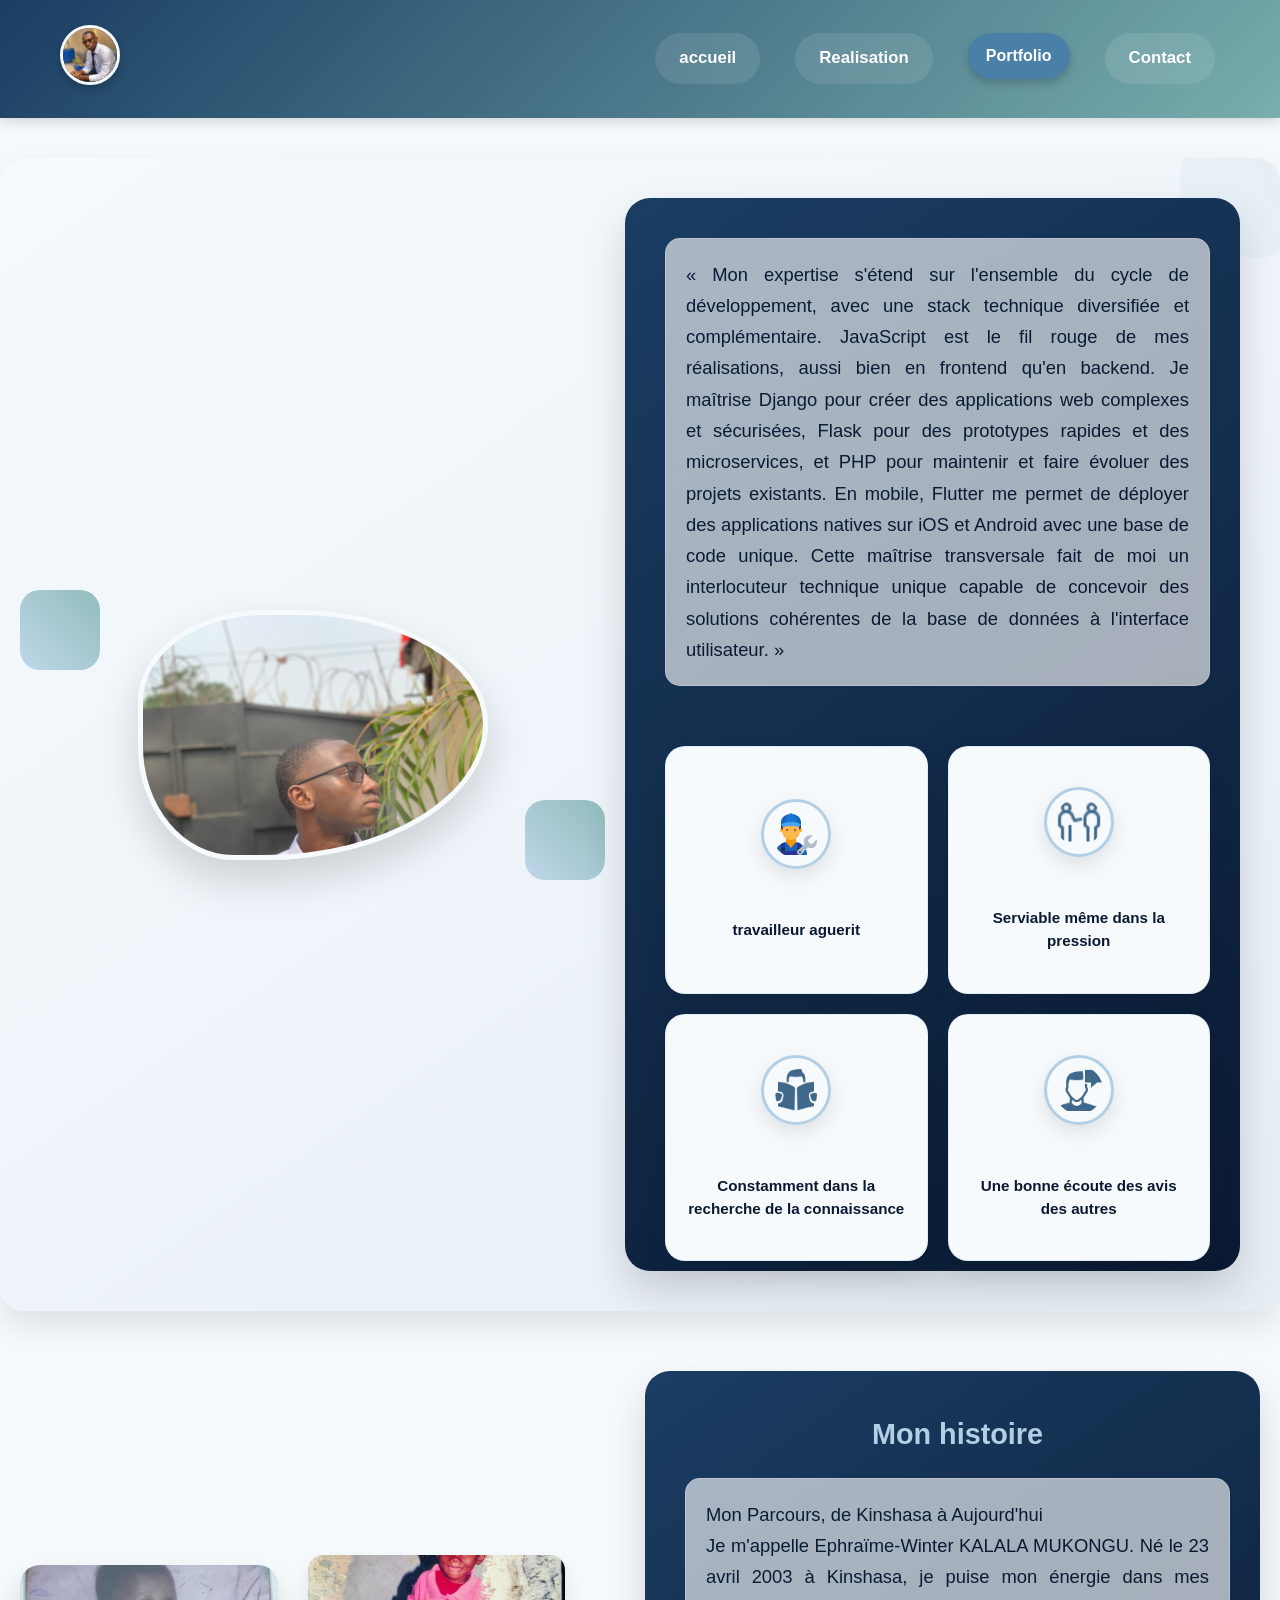
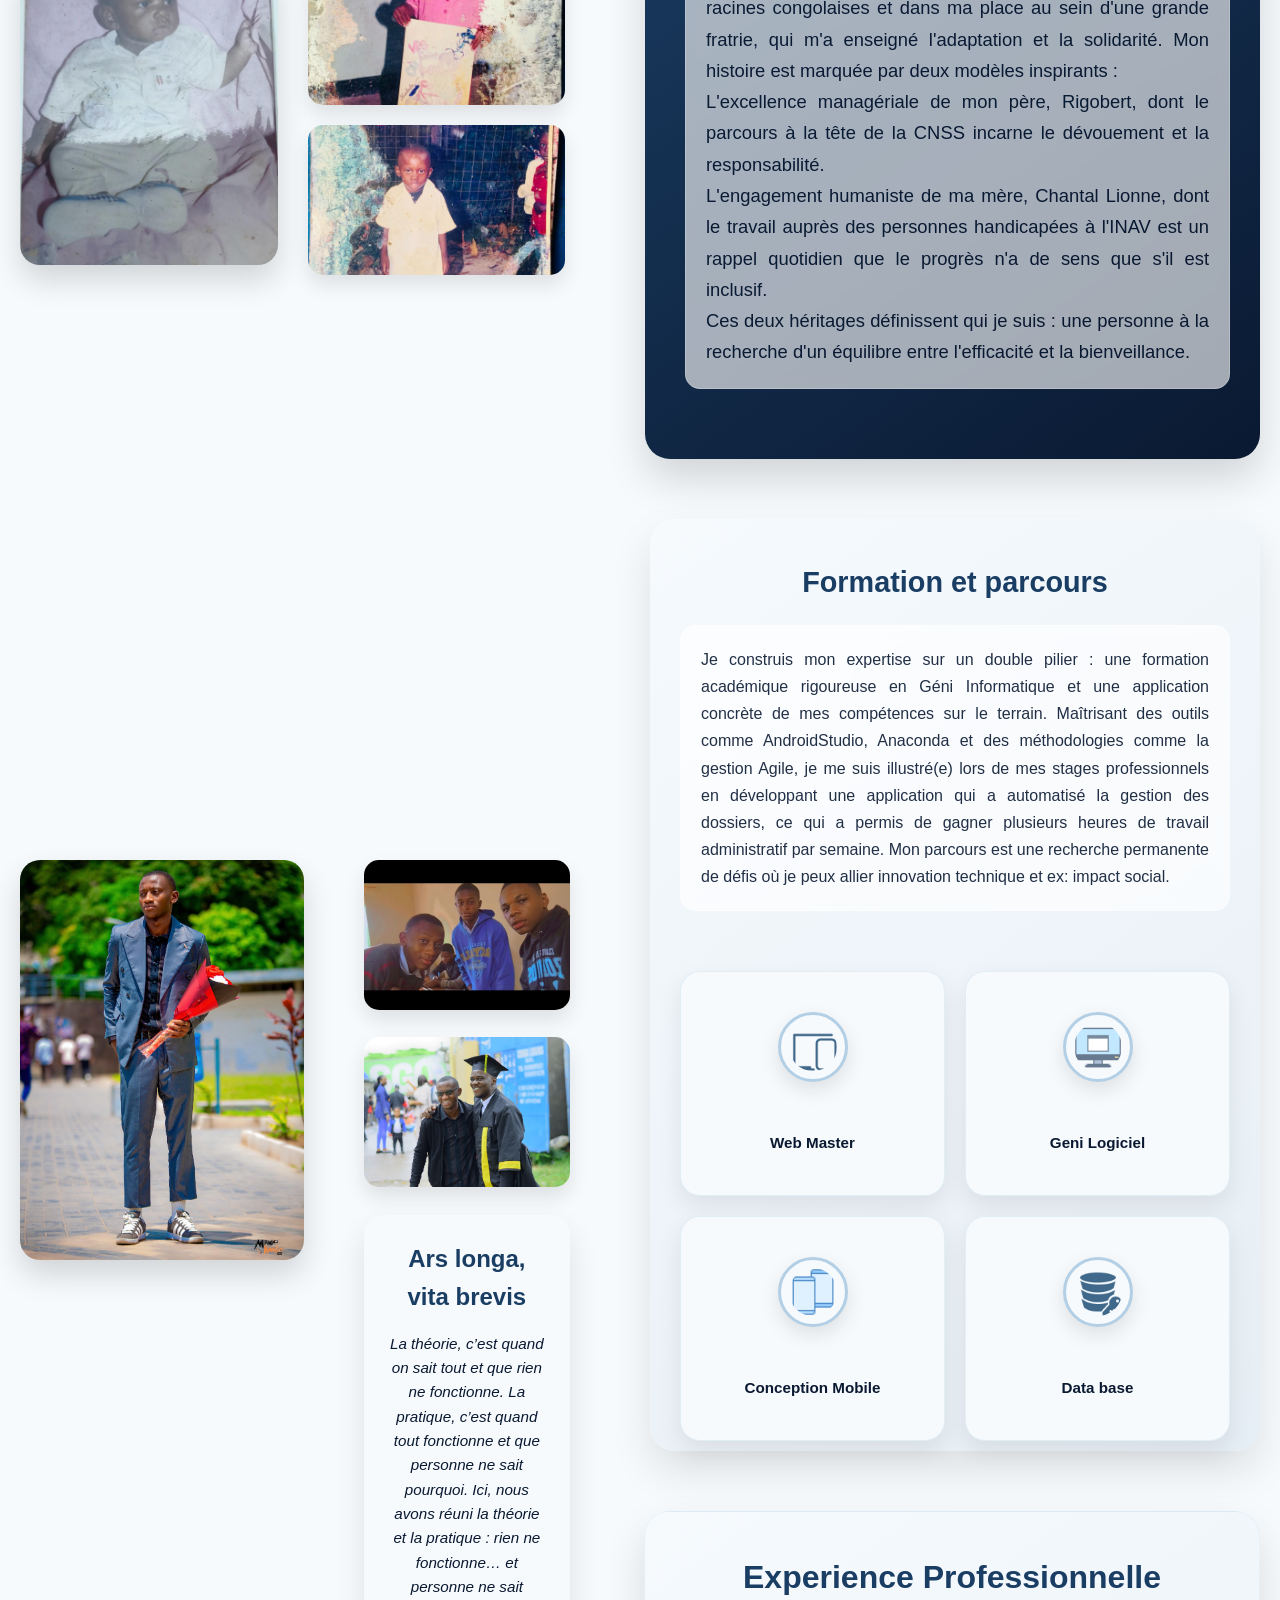
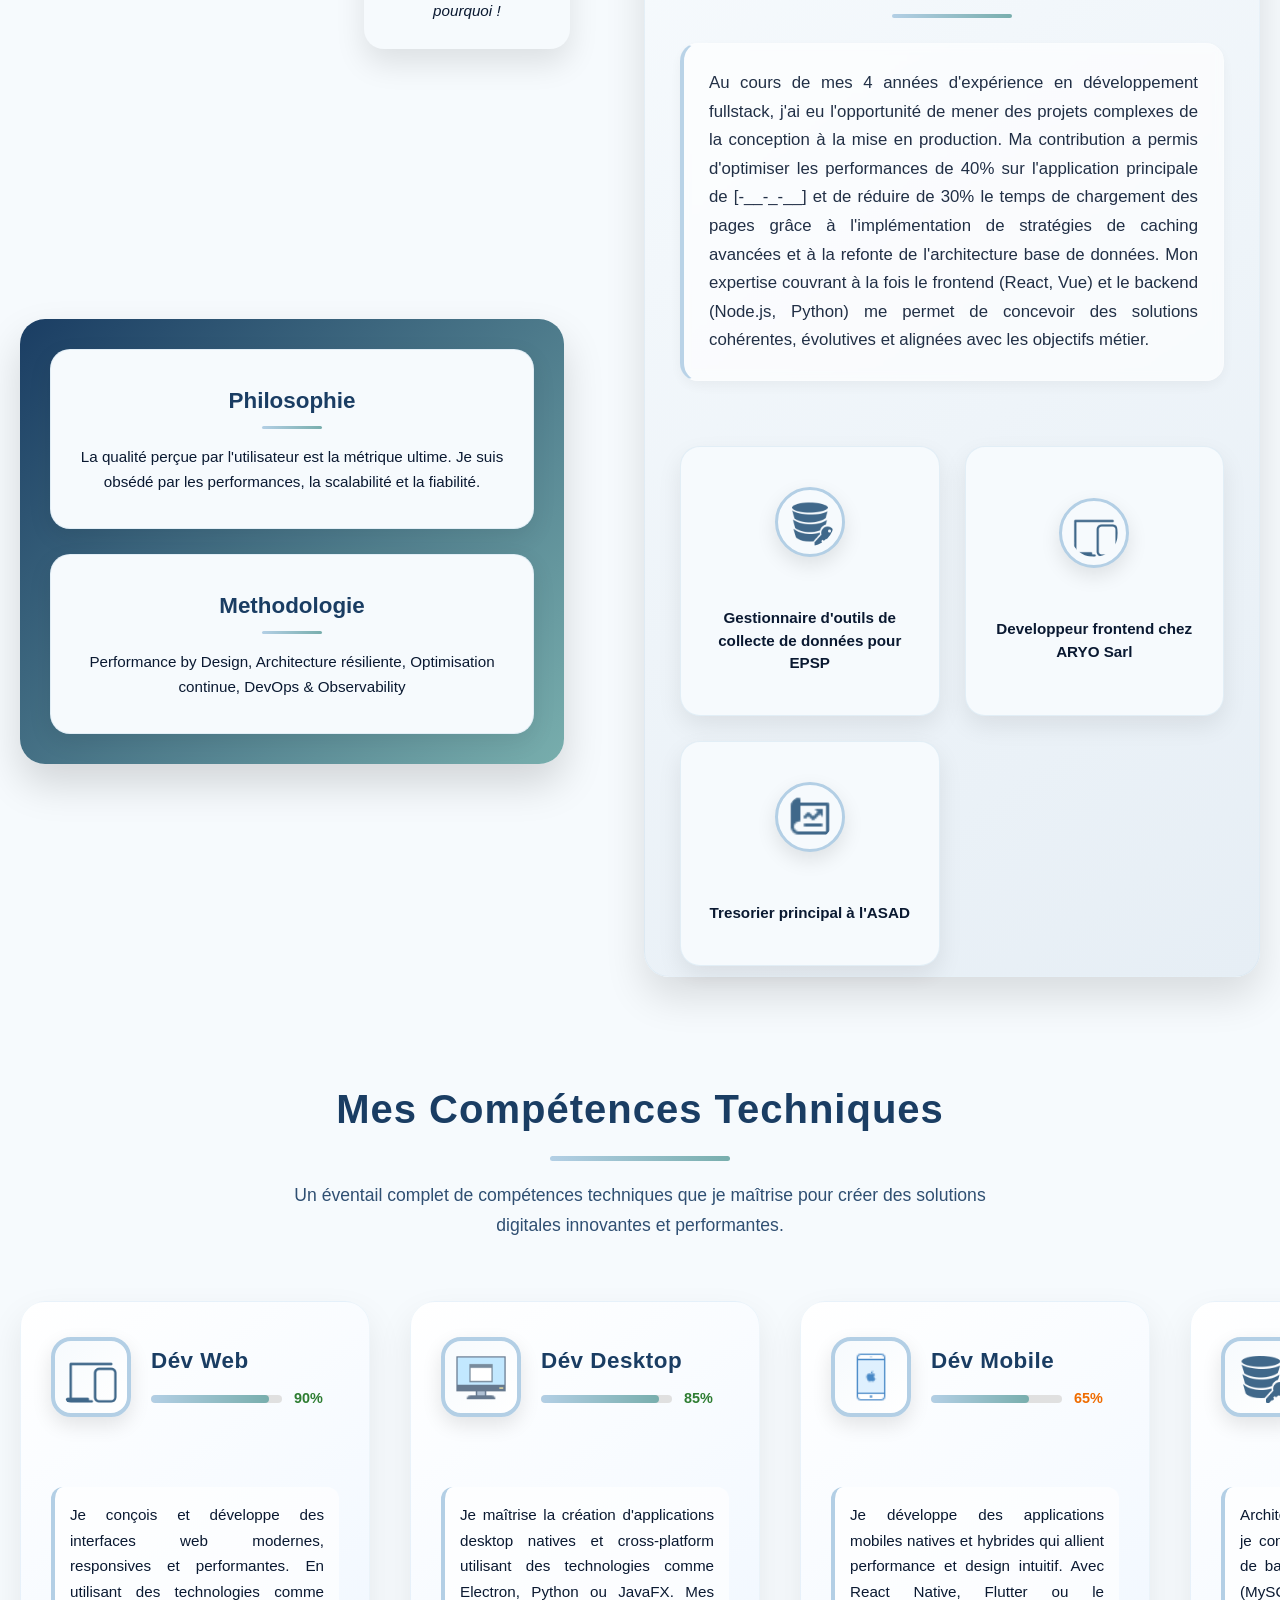
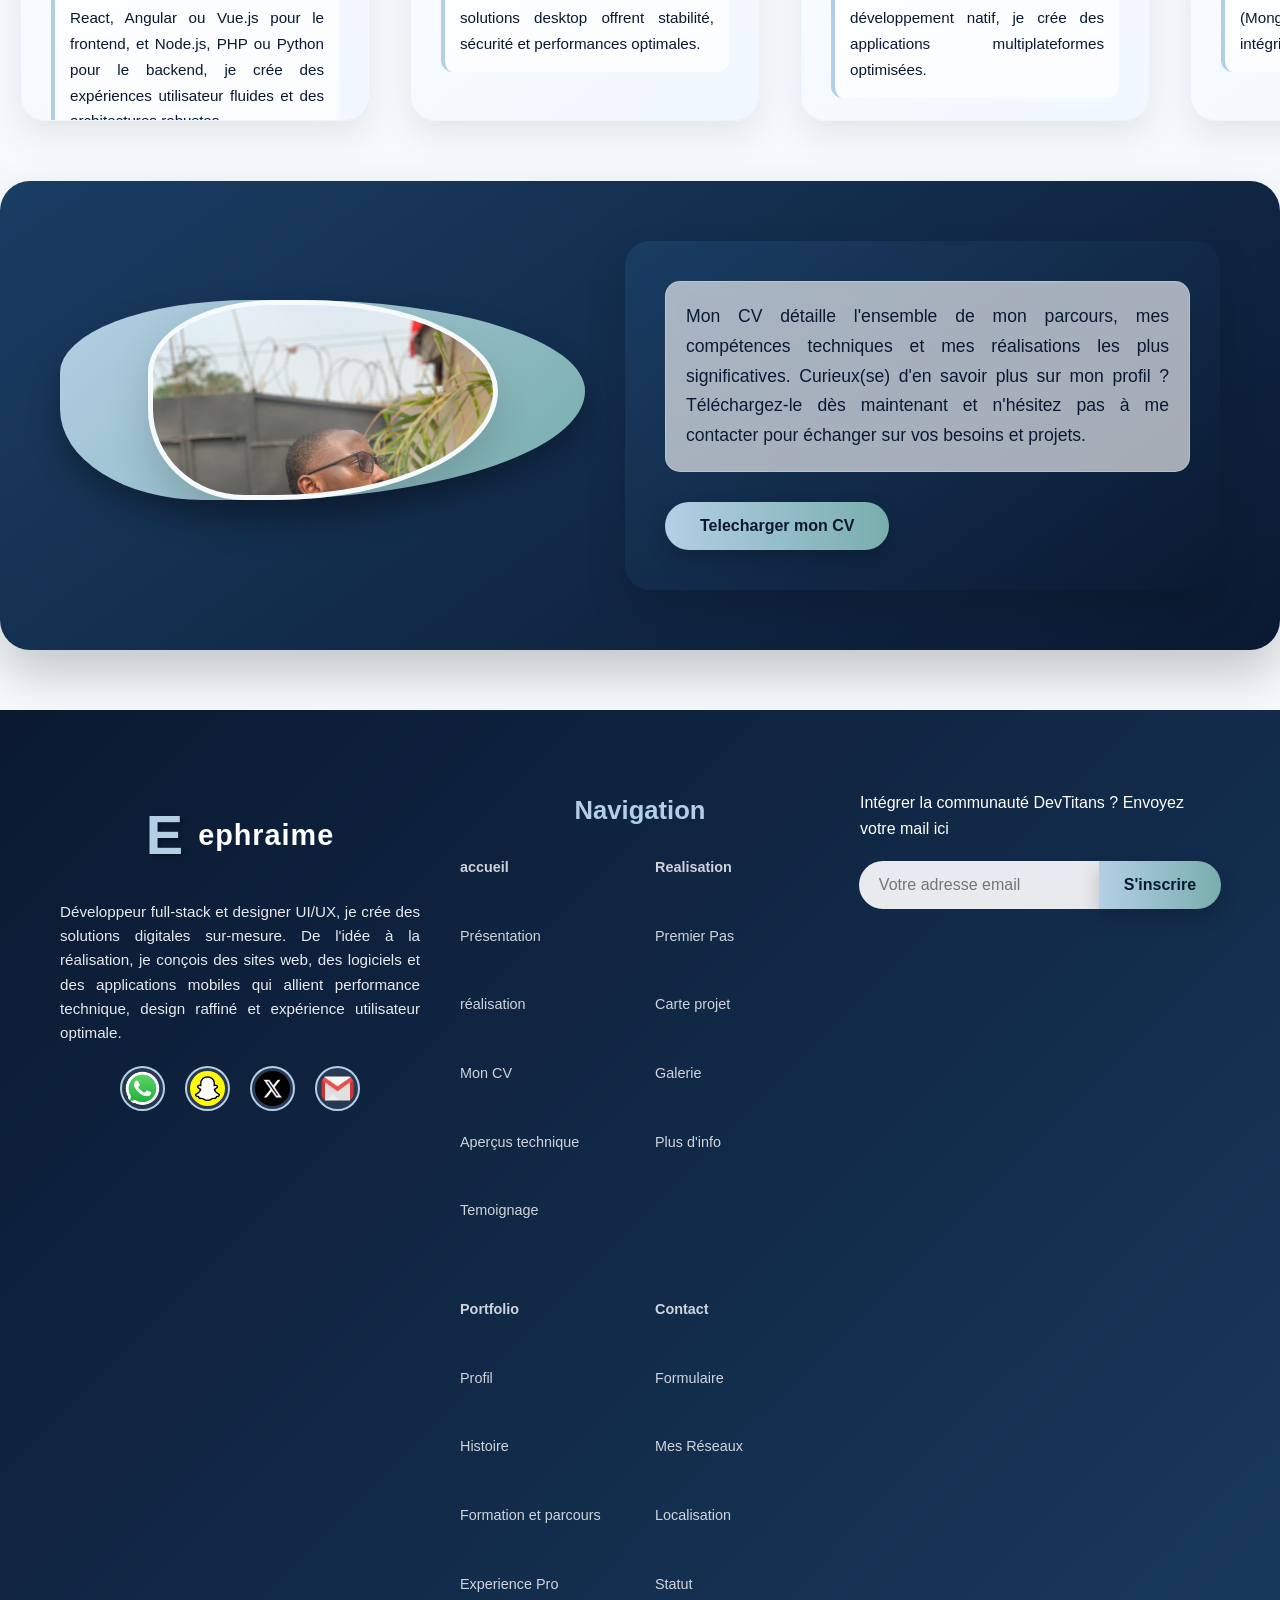
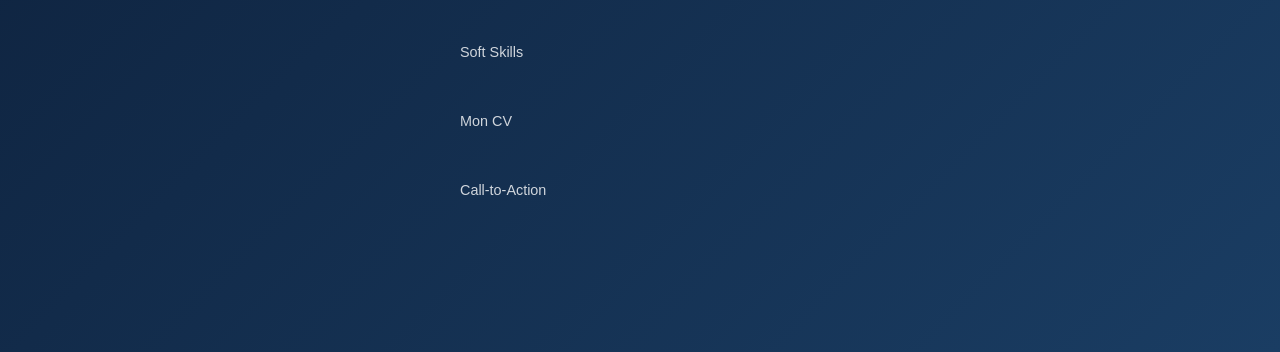
<file: portfolio.html>
<!DOCTYPE html>
<html lang="en">
<head>
    <meta charset="UTF-8">
    <meta name="viewport" content="width=device-width, initial-scale=1.0">
    <link rel="stylesheet" href="portfolio.css">
    <title> ephraime-winter kalala portfolio --  Onglet portfolio </title> 
</head>
<body> 

<!-- barre de navigation  --> 
    <div class="nav">
            <div class="mini-icon">
                <img src="image/logo/Alpha.jpeg" alt=""> 
            </div>
            <div class="nav-bar">
                <div class="section "> 
                    <ul class="focus"> <a href="index.html"> accueil </a>  
                    </ul>
                </div>
                <div class="section"> 
                    <ul>  <a href="project.html"> Realisation  </a>  
                    </ul>
                </div>

                <div class="section"> 
                    <ul>   Portfolio 
                       
                    </ul>
                </div>

                <div class="section"> 
                    <ul> <a href="contact.html">  Contact </a> 
                    </ul>
                </div>
            </div>
    </div>


<!-- Profil -->
    <div class="boite1" id="profil">
        <div class="b1">
            <div class="phane1 f1"></div>
            <div class="photo">
                
            </div>
            <div class="phane2 f1"></div> 
        </div>
        <div class="b2"> 
            <legend>
                « Mon expertise s'étend sur l'ensemble du cycle de développement, avec une stack technique diversifiée
                 et complémentaire. JavaScript est le fil rouge de mes réalisations, aussi bien en frontend qu'en backend.
                  Je maîtrise Django pour créer des applications web complexes et sécurisées, Flask pour des prototypes rapides
                   et des microservices, et PHP pour maintenir et faire évoluer des projets existants. En mobile, Flutter me permet
                    de déployer des applications natives sur iOS et Android avec une base de code unique. Cette maîtrise transversale
                     fait de moi un interlocuteur technique unique capable de concevoir des solutions cohérentes de la base de données à l'interface utilisateur. »
            </legend> 
            <div class="liste">
                <div class="quant">
                    <img src="image/icons/mechanic_48px.png" alt="">
                    <p> travailleur aguerit </p>
                </div>
                <div class="quant">
                    <img src="image/icons/he_32px.png" alt="">
                    <p> Serviable même dans la pression </p>
                </div>
                <div class="quant">
                    <img src="image/icons/Reading_64px.png" alt="">
                    <p> Constamment dans la recherche de la connaissance </p>
                </div>
                <div class="quant">
                    <img src="image/icons/Communicate_64px.png" alt="">  
                    <p> Une bonne écoute des avis des autres </p> 
                </div>
            </div>
        </div>     
    </div>

<!-- Histoire -->
    <div class="boite2" id="histoire">
        <div class="b1">
            <img class="img1" src="image/logo/wint_a.jpeg" alt="">
            <div class="b11">
                <img class="img2" src="image/logo/wint_b.jpeg" alt="">
                <img class="img2" src="image/logo/wint_c.jpeg" alt="">  
            </div>
        </div>
        <div class="b2">
            <h2> Mon histoire </h2> 
            <legend>
               Mon Parcours, de Kinshasa à Aujourd'hui <br>

                Je m'appelle Ephraïme-Winter KALALA MUKONGU. Né le 23 avril 2003 à Kinshasa, je puise mon énergie dans mes racines congolaises
                 et dans ma place au sein d'une grande fratrie, qui m'a enseigné l'adaptation et la solidarité.

                Mon histoire est marquée par deux modèles inspirants : <br>

                L'excellence managériale de mon père, Rigobert, dont le parcours à la tête de la CNSS incarne le dévouement et la responsabilité. <br>

                L'engagement humaniste de ma mère, Chantal Lionne, dont le travail auprès des personnes handicapées à l'INAV est un rappel quotidien que le progrès n'a de sens que s'il est inclusif. <br>

                Ces deux héritages définissent qui je suis : une personne à la recherche d'un équilibre entre l'efficacité et la bienveillance. 
                

            </legend>
            
        </div>
    </div>

<!-- Formation et parcours -->
    <div class="boite3" id="parcours"> 
        <div class="b1">
            <img class="image0" src="image/logo/wint_1.jpeg" alt="">
            <div class="bt3">
                <div class="b11">
                    <div class="image1"> <img src="image/logo/wint_3.jpeg" alt=""> </div> 
                    <div class="image2"> <img src="image/logo/wint_4.jpeg" alt=""></div> 
                </div>
                <div class="text">
                    <h2> Ars longa, vita brevis </h2> 
                    <legend>
                        La théorie, c’est quand on sait tout et que rien ne fonctionne. 
                        La pratique, c’est quand tout fonctionne et que personne ne sait pourquoi.
                            Ici, nous avons réuni la théorie et la pratique : rien ne fonctionne… et 
                            personne ne sait pourquoi !
                    </legend> 
                </div> 
            </div>  
        </div>
        <div class="b2">
            <h2> Formation et parcours </h2>
            <legend>
                Je construis mon expertise sur un double pilier : une formation académique rigoureuse en Géni Informatique et une application concrète de mes compétences sur le terrain.
                Maîtrisant des outils comme AndroidStudio, Anaconda et des méthodologies comme la gestion Agile, je me suis illustré(e) lors de mes stages professionnels en
                 développant une application qui a automatisé la gestion des dossiers, ce qui a permis de gagner plusieurs heures de travail administratif par semaine. 
                Mon parcours est une recherche permanente de défis où je peux allier innovation technique et ex: impact social.
            </legend>
            <div class="liste">
                <div class="quant">
                    <img src="image/icons/web.png" alt=""> 
                    <p> Web Master </p>
                </div>
                <div class="quant">
                    <img src="image/icons/Desktop.png" alt="">
                    <p> Geni Logiciel </p>
                </div>
                <div class="quant">
                    <img src="image/icons/mobile_40px.png" alt="">
                    <p> Conception Mobile </p>
                </div>
                <div class="quant">
                    <img src="image/icons/Data.png" alt="">  
                    <p> Data base </p> 
                </div>
            </div>
        </div>
    </div>


<!-- Experience Pro -->
    <div class="boite4" id="experience_p">
        <div class="b1">
            <div class="bt1">
                <div class="bt11 on">
                    <h2> Philosophie </h2>
                    <legend>
                        La qualité perçue par l'utilisateur est la métrique ultime. 
                        Je suis obsédé par les performances, la scalabilité et la fiabilité.
                    </legend> 
                </div>
                <div class="bt12 on">
                    <h2> Methodologie </h2> 
                    <legend>
                        Performance by Design, Architecture résiliente, Optimisation continue, DevOps & Observability
                    </legend>
                </div>
            </div>

        </div>
        <div class="b2">
            <h2>
                Experience Professionnelle
            </h2>
            <legend>
                Au cours de mes 4 années d'expérience en développement fullstack, j'ai eu l'opportunité de mener des projets complexes de la conception à la mise en production.
                 Ma contribution a permis d'optimiser les performances de 40% sur l'application principale de [-__-_-__] et de réduire de 30% le temps de chargement 
                 des pages grâce à l'implémentation de stratégies de caching avancées et à la refonte de l'architecture base de données. Mon expertise couvrant à la fois le frontend (React, Vue)
                  et le backend (Node.js, Python) me permet de concevoir des solutions cohérentes, évolutives et alignées avec les objectifs métier.
            </legend>
            <div class="liste">
                <div class="quant">
                    <img src="image/icons/Data.png" alt="">
                    <p> Gestionnaire d'outils de collecte de données pour EPSP </p> 
                </div>
                <div class="quant">
                    <img src="image/icons/web.png" alt="">
                    <p> Developpeur frontend chez ARYO Sarl </p>
                </div>
                <div class="quant">
                    <img src="image/icons/Compte.png" alt=""> 
                    <p> Tresorier principal à l'ASAD </p>
                </div> 
            </div>
        </div>
    </div>

<!-- Soft Skills - Version arrangée -->
<div class="boite5" id="soft skills">
    <div class="title">
        <h2>Mes Compétences Techniques</h2>
        <p style="color: var(--secondary-color); font-size: 1.1rem; max-width: 700px; margin: 0 auto;">
            Un éventail complet de compétences techniques que je maîtrise pour créer des solutions digitales innovantes et performantes.
        </p>
    </div>
    <div class="b1"> 
        <!-- Web Development -->
        <div class="b11 skill-advanced">
            <div class="skill-header">
                <img src="image/icons/web.png" alt="Développement Web">
                <div class="skill-title">
                    <h3>Dév Web</h3>
                    <div class="skill-level">
                        <div class="skill-level-bar">
                            <div class="skill-level-fill"></div>
                        </div>
                        <span class="skill-percentage">90%</span>
                    </div>
                </div>
            </div>
            <legend>
                Je conçois et développe des interfaces web modernes, responsives et performantes. 
                En utilisant des technologies comme React, Angular ou Vue.js pour le frontend, 
                et Node.js, PHP ou Python pour le backend, je crée des expériences utilisateur 
                fluides et des architectures robustes.
            </legend>
            <div class="skill-tags">
                <span class="skill-tag">HTML/CSS</span>
                <span class="skill-tag">JavaScript</span> 
                <span class="skill-tag">Django</span>
                <span class="skill-tag">Flask</span>
            </div>
        </div>

        <!-- Desktop Development -->
        <div class="b11 skill-advanced">
            <div class="skill-header">
                <img src="image/icons/Desktop.png" alt="Développement Desktop">
                <div class="skill-title">
                    <h3>Dév Desktop</h3>
                    <div class="skill-level">
                        <div class="skill-level-bar">
                            <div class="skill-level-fill"></div>
                        </div>
                        <span class="skill-percentage">85%</span>
                    </div>
                </div>
            </div>
            <legend>
                Je maîtrise la création d'applications desktop natives et cross-platform utilisant des technologies
                comme Electron, Python ou JavaFX. Mes solutions desktop offrent stabilité, sécurité et performances optimales.
            </legend>
            <div class="skill-tags">
                <span class="skill-tag">Python</span>
                <span class="skill-tag">JavaFX</span>
                <span class="skill-tag">C#</span>
            </div>
        </div>

        <!-- Mobile Development -->
        <div class="b11 skill-intermediate">
            <div class="skill-header">
                <img src="image/icons/iPhone SE_40px.png" alt="Développement Mobile">
                <div class="skill-title">
                    <h3>Dév Mobile</h3> 
                    <div class="skill-level">
                        <div class="skill-level-bar">
                            <div class="skill-level-fill"></div>
                        </div>
                        <span class="skill-percentage">65%</span>
                    </div>
                </div>
            </div>
            <legend>
                Je développe des applications mobiles natives et hybrides qui allient performance et design intuitif. 
                Avec React Native, Flutter ou le développement natif, je crée des applications multiplateformes optimisées.
            </legend>
            <div class="skill-tags">
                <span class="skill-tag">Flutter</span>
                <span class="skill-tag">Kivi</span>
                <span class="skill-tag">Android</span> 
                <span class="skill-tag">iOS</span>
            </div>
        </div>

        <!-- Database -->
        <div class="b11 skill-advanced">
            <div class="skill-header">
                <img src="image/icons/Data.png" alt="Bases de données">
                <div class="skill-title">
                    <h3>Bases de données</h3>
                    <div class="skill-level">
                        <div class="skill-level-bar">
                            <div class="skill-level-fill"></div>
                        </div>
                        <span class="skill-percentage">75%</span>
                    </div>
                </div>
            </div>
            <legend>
                Architecte de données expérimenté, je conçois et optimise des schémas de bases de données relationnelles 
                (MySQL, PostgreSQL) et NoSQL (MongoDB, Firebase). Je garantis intégrité, performance et scalabilité.
            </legend>
            <div class="skill-tags">
                <span class="skill-tag">MySQL</span>
                <span class="skill-tag">PostgreSQL</span>
                <span class="skill-tag">Firebase</span>
            </div>
        </div>

        <!-- Accounting -->
        <div class="b11 skill-intermediate">
            <div class="skill-header">
                <img src="image/icons/Compte.png" alt="Comptabilité">
                <div class="skill-title">
                    <h3>Comptabilité basique</h3>
                    <div class="skill-level">
                        <div class="skill-level-bar">
                            <div class="skill-level-fill"></div>
                        </div>
                        <span class="skill-percentage">65%</span>
                    </div>
                </div>
            </div>
            <legend>
                À l'aise avec les principes comptables et les outils de gestion (Sage, QuickBooks). 
                Je peux développer des applications pour l'automatisation des processus financiers et la génération de rapports.
            </legend>
            <div class="skill-tags">
                <span class="skill-tag">Excel</span>
                <span class="skill-tag">Analyses</span>
            </div>
        </div>

        <!-- Graphic Design -->
        <div class="b11 skill-intermediate">
            <div class="skill-header">
                <img src="image/icons/illustrator_30px.png" alt="Design graphique">
                <div class="skill-title">
                    <h3>Design graphique</h3>
                    <div class="skill-level">
                        <div class="skill-level-bar">
                            <div class="skill-level-fill"></div>
                        </div>
                        <span class="skill-percentage">45%</span>
                    </div>
                </div>
            </div>
            <legend>
                Créatif et technique, je conçois des identités visuelles percutantes et des interfaces utilisateur esthétiques. 
                Maîtrise de la suite Adobe (Photoshop, Illustrator, XD) et des outils de prototypage (Figma).
            </legend>
            <div class="skill-tags">
                <span class="skill-tag">UI/UX</span>
                <span class="skill-tag">Adobe Suite</span>
                <span class="skill-tag">Prototypage</span> 
            </div>
        </div>
    </div>
</div>

<!-- Mon cv en ligne -->
    <div class="boite6" id="mon cv">
        <div class="b1">
            <div class="photo"> 
                
            </div>
        </div> 
        <div class="b2">
            <legend>
                Mon CV détaille l'ensemble de mon parcours, mes compétences techniques et mes réalisations les plus significatives.
                 Curieux(se) d'en savoir plus sur mon profil ? Téléchargez-le dès maintenant et n'hésitez pas à me contacter pour 
                 échanger sur vos besoins et projets.
            </legend>
            <a href="cv-de-ephraime-kalala.pdf" download="cv-de-ephraime-kalala.pdf" > <button> Telecharger mon CV </button> </a>
        </div> 
    </div>


<!-- Footer --> 
<div class="footer" id="info"> 
        <div class="me">
            <div class="Ephra">
                <div class="Ephr">
                    <h2> E </h2>
                </div>
                <div class="Eph">
                   <p>   
                        ephraime
                    </p> 
                </div>                
            </div>
            <div>
                <legend>
                    Développeur full-stack et designer UI/UX, je crée des solutions digitales sur-mesure. 
                    De l'idée à la réalisation, je conçois des sites web, des logiciels et des applications
                     mobiles qui allient performance technique, design raffiné et expérience utilisateur
                      optimale.
                </legend> 
            </div>
            <div class="reseau"> 
                <div class="count">  <a href="https://wa.me/243899443917" target="_blank" rel="noopener" class="whatsapp-link"> <img src="image/icons/whatsapp.png" alt="">   </a> </div>
                <div class="count">  <a href="https://snapchat.com/add/ephraimekalal23"  class="contact-card snapchat-bg" target="_blank" rel="noopener"> <img src="image/icons/snapp.jpeg" alt="">   </a> </div>
                <div class="count">  <a  href="https://twitter.com/@wint53137" class="contact-card twitter-bg" target="_blank" rel="noopener"> <img src="image/icons/twitter.jpeg"  alt="">   </a> </div>
                <div class="count">  <a href="mailto:ephraimekalala20@gmail.com?subject=Contact%20depuis%20portfolio&body=Bonjour,%20je%20viens%20de%20voir%20votre%20portfolio..." class="contact-card gmail-bg"> <img src="image/icons/mail.png" alt="">   </a> </div> 
            </div>
        </div>
        <div class="navigation">
            <h2>
                Navigation
            </h2>
            <div class="liste"> 
                <div class="list1">
                    <div class="title">
                        <a href="index.html">  accueil  </a> <br>  
                    </div>
                    
                    <a href="index.html#presentation">  Présentation  </a> <br>
                    <a href="index.html#realisation">  réalisation  </a> <br> 
                    <a href="index.html#mon cv">  Mon CV   </a> <br>
                    <a href="index.html#technique">  Aperçus technique  </a> <br> 
                    <a href="index.html#temoignage">  Temoignage  </a> <br> 
                </div>
                <div class="list2">
                    <div class="title">
                        <a href="project.html">  Realisation  </a> <br>
                    </div>
                    <a href="project.html#premier pas">  Premier Pas  </a>  <br>
                    <a href="project.html#carte_p">  Carte projet  </a> <br>
                    <a href="project.html#gallerie">  Galerie  </a> <br>
                    <a href="project.html#info">  Plus d'info  </a> <br> 
                </div>
                <div class="list3">
                    <div class="title">
                        <a href="#profil">  Portfolio  </a> <br>
                    </div> 
                    <a href="#profil">  Profil  </a> <br>
                    <a href="#story">  Histoire  </a> <br>
                    <a href="#parcours">  Formation et parcours  </a> <br>
                    <a href="experience_p">  Experience Pro  </a> <br> 
                    <a href="#soft skills">  Soft Skills  </a> <br>
                    <a href="#mon cv">  Mon CV  </a> <br>
                    <a href="#info">  Call-to-Action  </a> <br>  
                </div>
                
                <div class="list5">
                    <div class="title">
                        <a href="contact.html#contact">  Contact  </a> <br>
                    </div>
                    <a href="contact.html#contact">  Formulaire   </a> <br>
                    <a href="contact.html#contact">   Mes Réseaux  </a> <br>
                    <a href="contact.html#contact">  Localisation  </a> <br>
                    <a href="contact.html#contact">  Statut  </a> <br> 
                </div>            
                
            </div>
        </div>
        <div class="envoi">
            <legend>
                Intégrer la communauté DevTitans ? Envoyez votre mail ici 
            </legend>
            <div class="champ-form">
                <input type="email" placeholder="Votre adresse email">
                <button type="button">S'inscrire</button>
            </div>
        </div>
</div>

    <script>
        // OPTIMISATION MOBILE
        document.addEventListener('DOMContentLoaded', function() {
            const isMobile = /iPhone|iPad|iPod|Android/i.test(navigator.userAgent);
            
            // WhatsApp : optimisation mobile
            const whatsappLink = document.getElementById('whatsapp-link');
            if (isMobile && whatsappLink) {
                const phone = '243899443917'; // REMPLACEZ ICI
                whatsappLink.href = `whatsapp://send?phone=${phone}`;
                // Fallback si WhatsApp pas installé
                whatsappLink.onclick = function(e) {
                    setTimeout(function() {
                        window.location.href = `https://wa.me/${phone}`;
                    }, 500);
                };
            }
            
            // Snapchat : optimisation mobile
            const snapchatLink = document.getElementById('snapchat-link');
            if (isMobile && snapchatLink) {
                const username = 'ephraimekalal23'; // REMPLACEZ ICI
                snapchatLink.href = `snapchat://add/${username}`;
                // Fallback si Snapchat pas installé
                snapchatLink.onclick = function(e) {
                    setTimeout(function() {
                        window.location.href = `https://snapchat.com/add/${username}`;
                    }, 500);
                };
            }
            
            // Twitter : ouvre l'app si installée
            const twitterLink = document.getElementById('twitter-link');
            if (isMobile && twitterLink) {
                const twitterUser = '@wint53137'; // REMPLACEZ ICI
                twitterLink.href = `twitter://user?screen_name=${twitterUser}`;
                // Fallback
                twitterLink.onclick = function(e) {
                    setTimeout(function() {
                        window.location.href = `https://twitter.com/${twitterUser}`;
                    }, 500);
                };
            }
            
            // Gmail : ouvre l'app Gmail sur mobile
            const gmailLink = document.getElementById('gmail-link');
            if (isMobile && gmailLink) {
                const email = 'ephraimekalala20@gmail.com'; // REMPLACEZ ICI
                const subject = encodeURIComponent('Contact depuis portfolio');
                const body = encodeURIComponent('Bonjour, je viens de voir votre portfolio...');
                gmailLink.href = `mailto:${email}?subject=${subject}&body=${body}`; 
            }
        });
        
        // Animation au survol (pour desktop)
        const cards = document.querySelectorAll('.contact-card'); 
        cards.forEach(card => {
            card.addEventListener('mouseenter', function() {
                this.style.transform = 'translateY(-5px)';
            });
            card.addEventListener('mouseleave', function() {
                this.style.transform = 'translateY(0)';
            });
        });
    </script>

    
</body>
</html>
</file>
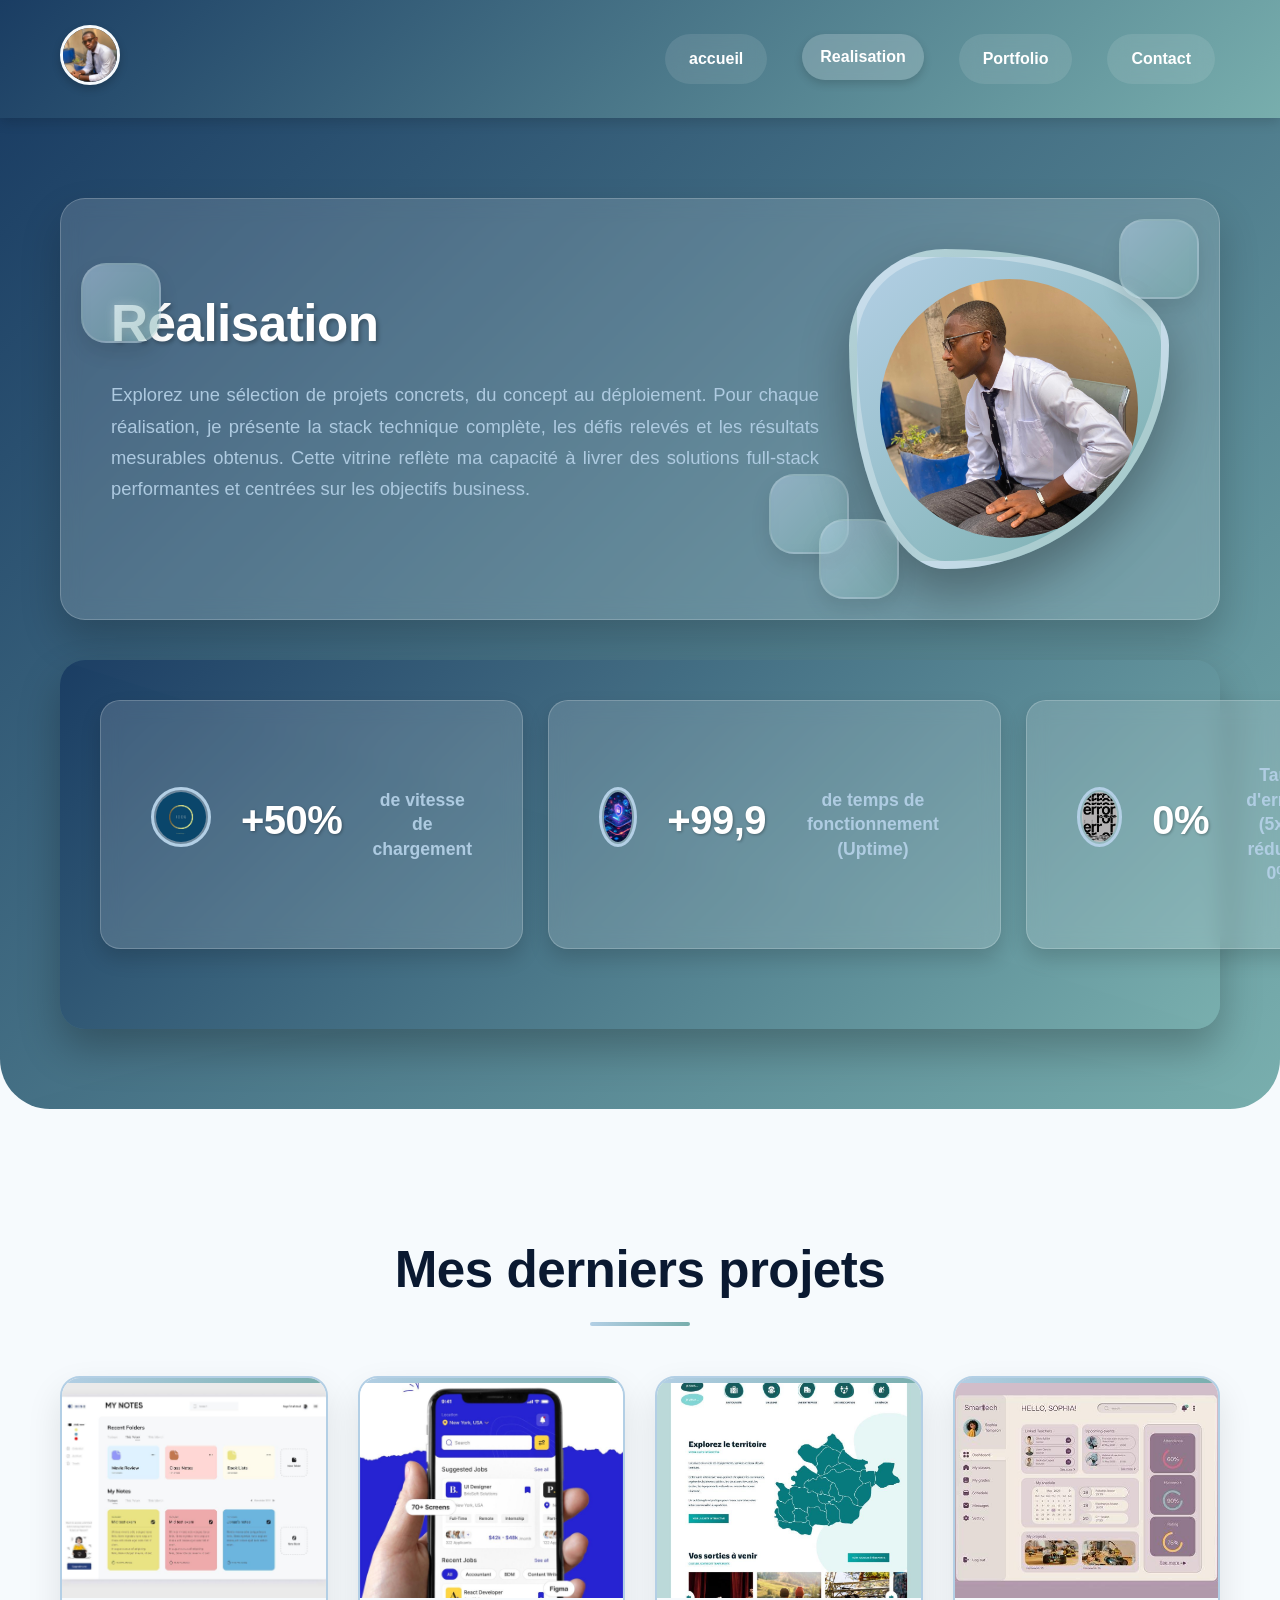
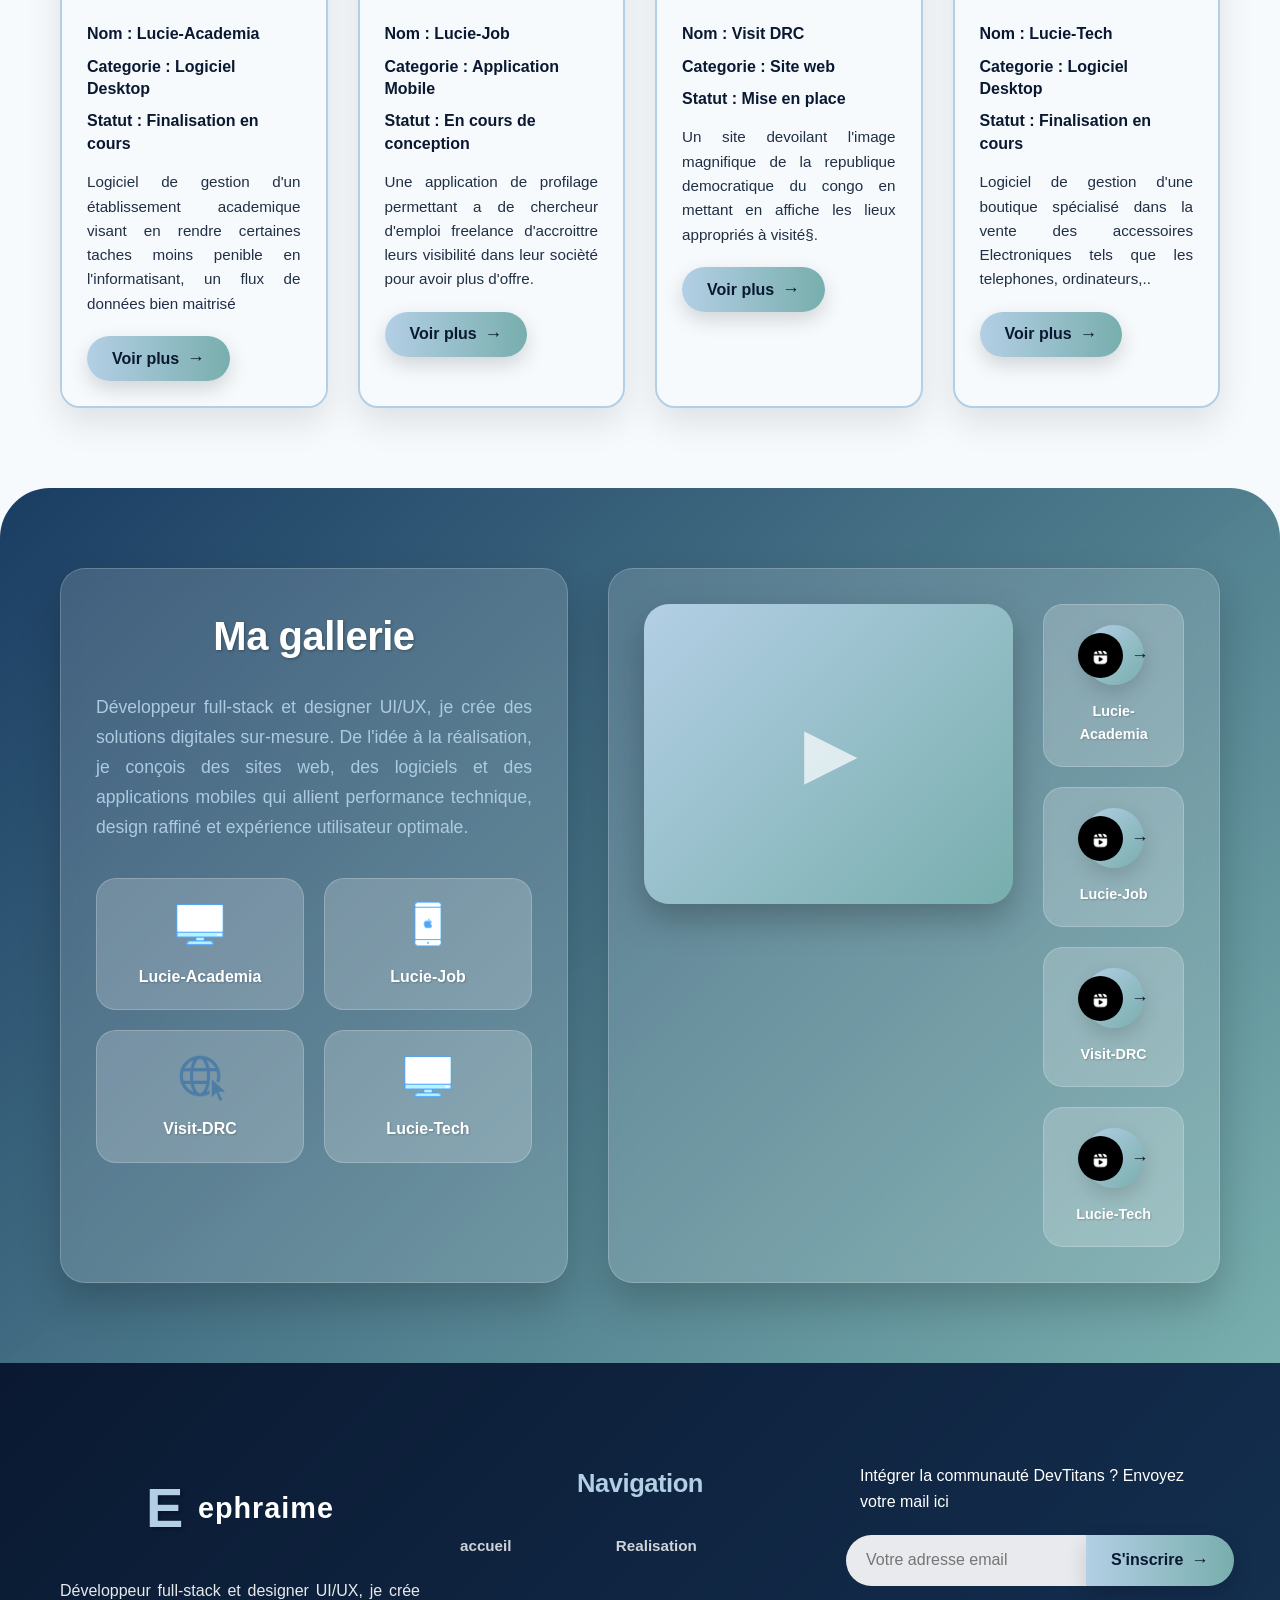
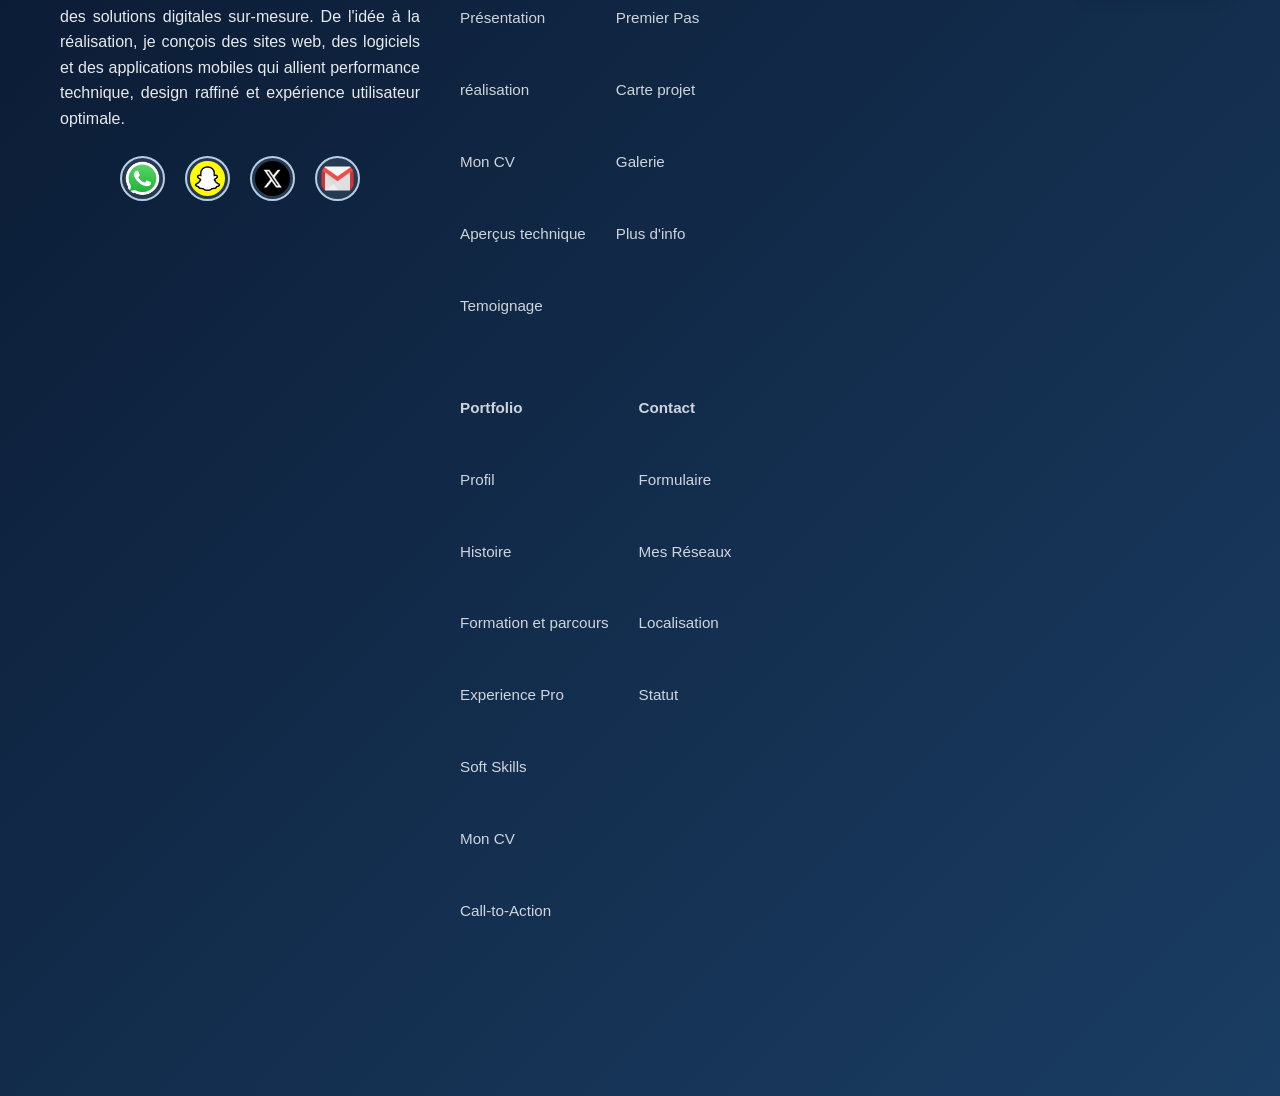
<file: project.html>
<!DOCTYPE html>
<html lang="en">
<head>
    <meta charset="UTF-8">
    <meta name="viewport" content="width=device-width, initial-scale=1.0">
    <link rel="stylesheet" href="project.css"> 
    <title> ephraime-winter kalala portfolio --  Onglet réalisation </title> 
</head>
<body>

<!-- barre de navigation  -->
    <div class="nav">
            <div class="mini-icon">
                <img src="image/logo/Alpha.jpeg" alt="">  
            </div>
            <div class="nav-bar">
                <div class="section "> 
                    <ul class="focus"> <a href="index.html"> accueil </a>  
                    </ul>
                </div>
                <div class="section"> 
                    <ul>   Realisation 
                    </ul>
                </div>

                <div class="section"> 
                    <ul> <a href="portfolio.html">  Portfolio </a>  
                       
                    </ul>
                </div>

                <div class="section"> 
                    <ul> <a href="contact.html">  Contact </a> 
                    </ul>
                </div>
            </div>
    </div>

    <!-- Presentation -->
     <div class="present" id="premier pas">
        <div class="boite">
            <div class="text">
                <div class="phane1 f1"></div>
                <h2>
                    Réalisation
                </h2>
                <legend>
                    Explorez une sélection de projets concrets, du concept au déploiement. 
                    Pour chaque réalisation, je présente la stack technique complète, les défis relevés et les résultats mesurables obtenus. Cette vitrine reflète
                     ma capacité à livrer des solutions full-stack performantes et centrées sur les objectifs business.
                </legend> 
                <div class="phane2 f1"></div>
            </div>
            <div class="picture">
                <div class="phane3 f1"></div>
                <div class="image">
                    <img src="image/logo/Reflechit.jpeg" alt=""> 
                </div>
                <div class="phane4 f1"></div>
            </div>
        </div>
        <div class="state">
            <div class="boite">
                <img src="image/logo/fast.jpeg" alt="">
                <h3>
                    +50%
                </h3>
                <p> de vitesse de chargement </p>
            </div>
            <div class="boite">
                <img src="image/logo/fonctions.jpeg" alt="">
                <h3>
                    +99,9
                </h3>
                <p> de temps de fonctionnement (Uptime) </p>
            </div>
            <div class="boite">
                <img src="image/logo/erreur.jpeg" alt="">
                <h3>
                    0%
                </h3>
                <p> Taux d'erreur (5xx) réduit à 0% </p>
            </div>
            <div class="boite">
                <img src="image/logo/fonctionnalité.jpeg" alt=""> 
                <h3>
                    +50
                </h3>
                <p> de fonctionnalités livrées par rapport au cahier des charges initial </p>
            </div>
        </div>
        
     </div>

     <!-- Projet réaliser -->
     <div class="projet" id="carte_p">
        <div class="titre">
            <h1> Mes derniers projets </h1> 
        </div>
        <div class="list"> 
            <div class="block"> 
                <img src="image/logo/lucie_a.jpeg" alt="">
                <div class="text">
                    <p> Nom : Lucie-Academia  </p>
                    <p> Categorie : Logiciel Desktop  </p>
                    <p> Statut : Finalisation en cours </p> 
                    <legend>
                        Logiciel de gestion d'un établissement academique visant en rendre certaines taches 
                        moins penible en l'informatisant, un flux de données bien maitrisé   
                    </legend>
                    <a href=""> <button> Voir plus </button> </a> 
                    <div class="gif"></div>
                </div>
            </div>
            <div class="block">
                <img src="image/logo/lucie_j.jpeg" alt="">
                <div class="text">
                    <p> Nom : Lucie-Job </p>
                    <p> Categorie : Application Mobile  </p>
                    <p> Statut : En cours de conception </p> 
                    <legend>
                        Une application de profilage permettant a de chercheur d'emploi freelance d'accroittre leurs visibilité 
                        dans leur socièté pour avoir plus d'offre. 
                    </legend>
                    <a href=""> <button> Voir plus </button> </a>
                    <div class="gif"></div>
                </div>
            </div>
            <div class="block">
                <img src="image/logo/lucie_t.jpeg" alt="">
                <div class="text">
                    <p> Nom : Visit DRC </p>
                    <p> Categorie : Site web </p>
                    <p> Statut : Mise en place  </p> 
                    <legend>
                        Un site devoilant l'image magnifique de la republique democratique du congo en 
                        mettant en affiche les lieux appropriés à visité§.
                    </legend>
                    <a href=""> <button> Voir plus </button> </a> 
                    <div class="gif"></div>
                </div>
            </div>
            <div class="block">
                <img src="image/logo/lucie_tec.jpeg" alt=""> 
                <div class="text">
                    <p> Nom : Lucie-Tech </p> 
                    <p> Categorie : Logiciel Desktop </p>
                    <p> Statut : Finalisation en cours </p> 
                    <legend>
                        Logiciel de gestion d'une boutique spécialisé dans la vente des accessoires Electroniques 
                        tels que les telephones, ordinateurs,.. 
                    </legend>
                    <a href=""> <button> Voir plus </button> </a> 
                    <div class="gif"></div>
                </div>
            </div>
        </div>
     </div>

     <div class="gallerie" id="gallerie"> 
        <div class="feuille">
            <div class="boite1">
                <h2>
                    Ma gallerie
                </h2>
                <legend>
                  Développeur full-stack et designer UI/UX, je crée des solutions digitales sur-mesure. 
                    De l'idée à la réalisation, je conçois des sites web, des logiciels et des applications
                     mobiles qui allient performance technique, design raffiné et expérience utilisateur
                      optimale.  
                </legend>
                <ul>
                    <div class="icon">
                        <img src="image/icons/monitor_40px.png" alt=""> 
                        <p>
                            Lucie-Academia
                        </p>
                    </div>
                    <div class="icon">
                        <img src="image/icons/iPhone SE_40px.png" alt="">
                        <p>
                            Lucie-Job
                        </p>
                    </div>
                    <div class="icon">
                        <img src="image/icons/Internet_64px.png" alt=""> 
                        <p>
                            Visit-DRC
                        </p>
                    </div>
                    <div class="icon">
                        <img src="image/icons/monitor_40px.png" alt="">
                        <p>
                            Lucie-Tech 
                        </p>
                    </div>
                </ul>

            </div>
            <div class="boite2">
                <div class="container">
                    <div class="video"> 

                    </div> 
                    <div class="liste"> 
                       <div class="pro">
                            <button> <img src="image/icons/lecture.jpeg" alt=""> </button>     
                            <p> Lucie-Academia </p>
                        </div>
                        <div class="pro">
                            <button> <img src="image/icons/lecture.jpeg" alt=""> </button>
                            <p> Lucie-Job </p>
                        </div>
                        <div class="pro">
                            <button> <img src="image/icons/lecture.jpeg" alt=""> </button>
                            <p> Visit-DRC </p>
                        </div>
                        <div class="pro">
                            <button> <img src="image/icons/lecture.jpeg" alt=""> </button>
                            <p> Lucie-Tech  </p>
                        </div>
                    </div>
                </div>

            </div>
        </div>
     </div>


     <!-- footer -->
    <div class="footer" id="info">
        <div class="me">
            <div class="Ephra">
                <div class="Ephr">
                    <h2> E </h2>
                </div>
                <div class="Eph">
                   <p>   
                        ephraime
                    </p> 
                </div>                
            </div>
            <div>
                <legend>
                    Développeur full-stack et designer UI/UX, je crée des solutions digitales sur-mesure. 
                    De l'idée à la réalisation, je conçois des sites web, des logiciels et des applications
                     mobiles qui allient performance technique, design raffiné et expérience utilisateur
                      optimale.
                </legend> 
            </div>
            <div class="reseau"> 
                <div class="count">  <a href="https://wa.me/243899443917" target="_blank" rel="noopener" class="whatsapp-link"> <img src="image/icons/whatsapp.png" alt="">   </a> </div>
                <div class="count">  <a href="https://snapchat.com/add/ephraimekalal23"  class="contact-card snapchat-bg" target="_blank" rel="noopener"> <img src="image/icons/snapp.jpeg" alt="">   </a> </div>
                <div class="count">  <a  href="https://twitter.com/@wint53137" class="contact-card twitter-bg" target="_blank" rel="noopener"> <img src="image/icons/twitter.jpeg"  alt="">   </a> </div>
                <div class="count">  <a href="mailto:ephraimekalala20@gmail.com?subject=Contact%20depuis%20portfolio&body=Bonjour,%20je%20viens%20de%20voir%20votre%20portfolio..." class="contact-card gmail-bg"> <img src="image/icons/mail.png" alt="">   </a> </div> 
            </div>
        </div>
        <div class="navigation"> 
            <h2>
                Navigation
            </h2>
            <div class="liste">
                <div class="list1">
                    <div class="title">
                        <a href="index.html">  accueil  </a> <br>  
                    </div>
                    
                    <a href="index.html#presentation">  Présentation  </a> <br>
                    <a href="index.html#realisation">  réalisation  </a> <br> 
                    <a href="index.html#mon cv">  Mon CV   </a> <br>
                    <a href="index.html#technique">  Aperçus technique  </a> <br> 
                    <a href="index.html#temoignage">  Temoignage  </a> <br> 
                </div>
                <div class="list2">
                    <div class="title">
                        <a href="project.html">  Realisation  </a> <br>
                    </div>
                    <a href="#premier pas">  Premier Pas  </a>  <br>
                    <a href="#carte_p">  Carte projet  </a> <br>
                    <a href="#gallerie">  Galerie  </a> <br>
                    <a href="#info">  Plus d'info  </a> <br> 
                </div>
                <div class="list3">
                    <div class="title">
                        <a href="portfolio.html">  Portfolio  </a> <br>
                    </div> 
                    <a href="portfolio.html#profil">  Profil  </a> <br>
                    <a href="portfolio.html#story">  Histoire  </a> <br>
                    <a href="portfolio.html#parcours">  Formation et parcours  </a> <br>
                    <a href="portfolio.htmlexperience_p">  Experience Pro  </a> <br> 
                    <a href="portfolio.html#soft skills">  Soft Skills  </a> <br>
                    <a href="portfolio.html#mon cv">  Mon CV  </a> <br>
                    <a href="portfolio.html#info">  Call-to-Action  </a> <br> 
                </div>
                
                <div class="list5">
                    <div class="title">
                        <a href="contact.html">  Contact  </a> <br>
                    </div>
                    <a href="contact.html#contact">  Formulaire   </a> <br>
                    <a href="contact.html#contact">   Mes Réseaux  </a> <br>
                    <a href="contact.html#contact">  Localisation  </a> <br>
                    <a href="contact.html#contact">  Statut  </a> <br> 
                </div>            
                
            </div>
        </div>
        <div class="envoi">
            <legend>
                Intégrer la communauté DevTitans ? Envoyez votre mail ici 
            </legend>
            <div class="champ-form">
                <input type="email" placeholder="Votre adresse email">
                <button type="button">S'inscrire</button>
            </div>
        </div>
    </div>

    <script>
        // OPTIMISATION MOBILE
        document.addEventListener('DOMContentLoaded', function() {
            const isMobile = /iPhone|iPad|iPod|Android/i.test(navigator.userAgent);
            
            // WhatsApp : optimisation mobile
            const whatsappLink = document.getElementById('whatsapp-link');
            if (isMobile && whatsappLink) {
                const phone = '243899443917'; // REMPLACEZ ICI
                whatsappLink.href = `whatsapp://send?phone=${phone}`;
                // Fallback si WhatsApp pas installé
                whatsappLink.onclick = function(e) {
                    setTimeout(function() {
                        window.location.href = `https://wa.me/${phone}`;
                    }, 500);
                };
            }
            
            // Snapchat : optimisation mobile
            const snapchatLink = document.getElementById('snapchat-link');
            if (isMobile && snapchatLink) {
                const username = 'ephraimekalal23'; // REMPLACEZ ICI
                snapchatLink.href = `snapchat://add/${username}`;
                // Fallback si Snapchat pas installé
                snapchatLink.onclick = function(e) {
                    setTimeout(function() {
                        window.location.href = `https://snapchat.com/add/${username}`;
                    }, 500);
                };
            }
            
            // Twitter : ouvre l'app si installée
            const twitterLink = document.getElementById('twitter-link');
            if (isMobile && twitterLink) {
                const twitterUser = '@wint53137'; // REMPLACEZ ICI
                twitterLink.href = `twitter://user?screen_name=${twitterUser}`;
                // Fallback
                twitterLink.onclick = function(e) {
                    setTimeout(function() {
                        window.location.href = `https://twitter.com/${twitterUser}`;
                    }, 500);
                };
            }
            
            // Gmail : ouvre l'app Gmail sur mobile
            const gmailLink = document.getElementById('gmail-link');
            if (isMobile && gmailLink) {
                const email = 'ephraimekalala20@gmail.com'; // REMPLACEZ ICI
                const subject = encodeURIComponent('Contact depuis portfolio');
                const body = encodeURIComponent('Bonjour, je viens de voir votre portfolio...');
                gmailLink.href = `mailto:${email}?subject=${subject}&body=${body}`; 
            }
        });
        
        // Animation au survol (pour desktop)
        const cards = document.querySelectorAll('.contact-card'); 
        cards.forEach(card => {
            card.addEventListener('mouseenter', function() {
                this.style.transform = 'translateY(-5px)';
            });
            card.addEventListener('mouseleave', function() {
                this.style.transform = 'translateY(0)';
            });
        });
    </script>
    
</body>
</html>
</file>
<file: portfolio.css>
/* Variables de couleurs */
:root {
    --primary-color: #0A1931;
    --secondary-color: #1A3D63;
    --background-color: #F6FAFD;
    --accent-color: #B3CFE5;
    --hover-color: #4A7FA7;
    --light-blue: #78AEAD;
    --text-light: #FFFFFF;
    --shadow-color: rgba(0, 0, 0, 0.1);
    --transition: all 0.3s ease;
}

/* Reset et styles de base */
* {
    margin: 0;
    padding: 0;
    box-sizing: border-box;
}

body {
    font-family: 'Segoe UI', Tahoma, Geneva, Verdana, sans-serif;
    line-height: 1.6;
    color: var(--primary-color);
    background-color: var(--background-color);
    overflow-x: hidden;
}

a {
    text-decoration: none;
    color: inherit;
}

/* Barre de navigation */
.nav {
    display: flex;
    flex-direction: column;
    align-items: center;
    width: 100%;
    padding: 15px 20px;
    background: linear-gradient(135deg, var(--secondary-color), var(--light-blue));
    position: sticky;
    top: 0;
    z-index: 1000;
    box-shadow: 0 4px 12px rgba(0, 0, 0, 0.15);
}

.mini-icon {
    margin-bottom: 15px;
}

.mini-icon img {
    width: 60px;
    height: 60px;
    border-radius: 50%;
    object-fit: cover;
    border: 3px solid var(--background-color);
    box-shadow: 0 4px 8px rgba(0, 0, 0, 0.2);
    transition: var(--transition);
}

.mini-icon img:hover {
    transform: rotate(10deg) scale(1.05);
}

.nav-bar {
    display: flex;
    flex-wrap: wrap;
    justify-content: center;
    gap: 10px;
    width: 100%;
}

.section {
    margin: 5px;
}

.section ul {
    list-style: none;
}

.section a {
    color: var(--text-light);
    font-size: 16px;
    font-weight: 600;
    padding: 10px 18px;
    border-radius: 30px;
    transition: var(--transition);
    display: inline-block;
    background: rgba(255, 255, 255, 0.1);
    backdrop-filter: blur(10px);
}

.section a:hover {
    background: rgba(255, 255, 255, 0.25);
    transform: translateY(-3px);
    box-shadow: 0 5px 15px rgba(0, 0, 0, 0.2);
}

.section ul:not(:has(a)) {
    color: var(--text-light);
    font-size: 16px;
    font-weight: 600;
    padding: 10px 18px;
    border-radius: 30px;
    background: var(--hover-color);
    box-shadow: 0 4px 8px rgba(0, 0, 0, 0.2);
}

/* Section Profil */
.boite1 {
    display: flex;
    flex-direction: column;
    align-items: center;
    max-width: 1200px;
    margin: 40px auto;
    padding: 30px 20px;
    background: linear-gradient(145deg, var(--background-color), #e6eef5);
    border-radius: 25px;
    box-shadow: 0 15px 35px rgba(0, 0, 0, 0.1);
    position: relative;
    overflow: hidden;
}

.boite1::before {
    content: '';
    position: absolute;
    top: -50px;
    right: -50px;
    width: 150px;
    height: 150px;
    background: linear-gradient(45deg, var(--accent-color), var(--light-blue));
    border-radius: 50%;
    opacity: 0.1;
    z-index: 0;
}

.b1 {
    display: flex;
    flex-direction: column;
    align-items: center;
    margin-bottom: 30px;
    position: relative;
    z-index: 1;
}

.f1 {
    display: none; /* Masqué sur mobile */
}

.photo {
    width: 250px;
    height: 350px;
    background-image: url("image/logo/regardG.jpeg") ; 
    background-size: cover;
    background-repeat: no-repeat;
    /**background: linear-gradient(135deg, var(--secondary-color), var(--light-blue)); **/
    border-radius: 40% 60% 70% 30% / 40% 50% 60% 50%;
    display: flex;
    justify-content: center;
    align-items: center;
    box-shadow: 0 20px 40px rgba(0, 0, 0, 0.15);
    animation: morphing 10s infinite linear;
    position: relative;
    overflow: hidden;
    border: 5px solid var(--background-color);
}

@keyframes morphing {
    0% { border-radius: 40% 60% 70% 30% / 40% 50% 60% 50%; }
    25% { border-radius: 60% 40% 30% 70% / 60% 30% 70% 40%; }
    50% { border-radius: 30% 70% 60% 40% / 50% 60% 40% 70%; }
    75% { border-radius: 70% 30% 40% 60% / 70% 40% 60% 30%; }
    100% { border-radius: 40% 60% 70% 30% / 40% 50% 60% 50%; }
}

.photo::before {
    content: '';
    position: absolute;
    width: 100%;
    height: 100%;
    background: linear-gradient(45deg, transparent 30%, rgba(255, 255, 255, 0.2) 50%, transparent 70%);
    animation: shine 3s infinite linear;
}

@keyframes shine {
    0% { transform: translateX(-100%); }
    100% { transform: translateX(100%); }
}

.b2 {
    text-align: center;
    max-width: 800px;
    position: relative;
    z-index: 1;
}

.b2 legend {
    color: var(--primary-color);
    font-size: 1.05rem;
    line-height: 1.7;
    text-align: justify;
    margin-bottom: 30px;
    padding: 20px;
    background: rgba(255, 255, 255, 0.7);
    border-radius: 15px;
    backdrop-filter: blur(5px);
    border: 1px solid rgba(255, 255, 255, 0.3);
}

.liste {
    display: grid;
    grid-template-columns: repeat(auto-fit, minmax(200px, 1fr));
    gap: 20px;
    margin-top: 20px;
}

.quant {
    display: flex;
    flex-direction: column;
    align-items: center;
    padding: 20px;
    background: var(--background-color);
    border-radius: 15px;
    transition: var(--transition);
    box-shadow: 0 8px 20px rgba(0, 0, 0, 0.08);
}

.quant:hover {
    transform: translateY(-5px);
    box-shadow: 0 12px 25px rgba(0, 0, 0, 0.15);
    background: linear-gradient(135deg, var(--accent-color), var(--light-blue));
}

.quant:hover p {
    color: var(--text-light);
}

.quant img {
    width: 60px;
    height: 60px;
    border-radius: 50%;
    object-fit: cover;
    margin-bottom: 15px;
    border: 3px solid var(--accent-color);
    padding: 5px;
    background: var(--background-color);
}

.quant p {
    color: var(--primary-color);
    font-size: 0.9rem;
    font-weight: 600;
    text-align: center;
    line-height: 1.4;
    transition: var(--transition);
}

/* Section Histoire */
.boite2 {
    display: flex;
    flex-direction: column;
    max-width: 1200px;
    margin: 60px auto;
    padding: 0 20px;
    gap: 40px;
}

.boite2 .b1 {
    display: flex;
    flex-direction: column;
    align-items: center;
    gap: 20px;
}

.img1 {
    width: 100%;
    max-width: 400px;
    height: 300px;
    object-fit: cover;
    border-radius: 20px;
    box-shadow: 0 15px 30px rgba(0, 0, 0, 0.15);
    transition: var(--transition);
}

.img1:hover {
    transform: scale(1.02);
}

.b11 {
    display: grid;
    grid-template-columns: repeat(2, 1fr);
    gap: 15px;
    width: 100%;
    max-width: 400px;
}

.img2 {
    width: 100%;
    height: 150px;
    object-fit: cover;
    border-radius: 15px;
    box-shadow: 0 10px 20px rgba(0, 0, 0, 0.1);
    transition: var(--transition);
}

.img2:hover {
    transform: translateY(-5px);
}

.b2 {
    background: linear-gradient(145deg, var(--secondary-color), var(--primary-color));
    border-radius: 25px;
    padding: 40px 30px;
    box-shadow: 0 20px 40px rgba(0, 0, 0, 0.15);
    color: var(--text-light);
}

.b2 h2 {
    font-size: 1.8rem;
    margin-bottom: 20px;
    text-align: center;
    color: var(--accent-color);
}

.b2 legend {
    font-size: 1rem;
    line-height: 1.7;
    text-align: justify;
    margin-bottom: 30px;
    opacity: 0.9;
}

.b2 .quant {
    display: flex;
    flex-wrap: wrap;
    justify-content: center;
    gap: 20px;
    margin-top: 30px;
}

.b2 .quant img {
    width: 70px;
    height: 70px;
    border-radius: 50%;
    object-fit: cover;
    border: 3px solid var(--accent-color);
    transition: var(--transition);
}

.b2 .quant img:hover {
    transform: rotate(15deg) scale(1.1);
}

/* Section Formation */
.boite3 {
    display: flex;
    flex-direction: column;
    max-width: 1200px;
    margin: 60px auto;
    padding: 0 20px;
    gap: 40px;
}

.boite3 .b1 {
    display: flex;
    flex-direction: column;
    align-items: center;
    gap: 30px;
}

.image0 {
    width: 100%;
    max-width: 300px;
    height: 400px;
    object-fit: cover;
    border-radius: 20px;
    box-shadow: 0 15px 30px rgba(0, 0, 0, 0.15);
}

.bt3 {
    display: flex;
    flex-direction: column;
    align-items: center;
    gap: 20px;
}

.b11 {
    display: grid;
    grid-template-columns: repeat(2, 1fr);
    gap: 20px;
}

.image1 img, .image2 img {
    width: 100%;
    height: 150px;
    object-fit: cover;
    border-radius: 15px;
    box-shadow: 0 10px 20px rgba(0, 0, 0, 0.1);
}

.text {
    background: var(--background-color);
    padding: 25px;
    border-radius: 20px;
    box-shadow: 0 15px 30px rgba(0, 0, 0, 0.1);
    max-width: 400px;
}

.text h2 {
    color: var(--secondary-color);
    font-size: 1.5rem;
    margin-bottom: 15px;
    text-align: center;
}

.text legend {
    color: var(--primary-color);
    font-size: 0.95rem;
    line-height: 1.6;
    text-align: center;
    font-style: italic;
}

.boite3 .b2 {
    background: linear-gradient(145deg, var(--background-color), #e6eef5);
    border-radius: 25px;
    padding: 40px 30px;
    box-shadow: 0 20px 40px rgba(0, 0, 0, 0.1);
}

.boite3 .b2 h2 {
    color: var(--secondary-color);
    font-size: 1.8rem;
    margin-bottom: 20px;
    text-align: center;
}

.boite3 .b2 legend {
    color: var(--primary-color);
    font-size: 1rem;
    line-height: 1.7;
    text-align: justify;
    margin-bottom: 30px;
}

/* Améliorations pour la section Expérience Professionnelle (boite4) */
.boite4 {
    display: flex;
    flex-direction: column;
    max-width: 1200px;
    margin: 60px auto;
    padding: 0 20px;
    gap: 50px;
    padding-bottom: 40px; 
}

/* Version bureau : disposition côte à côte */
@media (min-width: 992px) {
    .boite4 {
        flex-direction: row;
        align-items: flex-start;
        gap: 40px;
    }
    
    .boite4 .b1,
    .boite4 .b2 {
        flex: 1;
    }
    
    
}

/* Style pour la partie Philosophie/Méthodologie */
.boite4 .b1 {
    display: flex;
    flex-direction: column;
    gap: 25px;
    width: 100%;
    
}

.bt1 {
    display: flex;
    flex-direction: column;
    gap: 25px;
    background: linear-gradient(135deg, var(--secondary-color), var(--light-blue));
    border-radius: 25px;
    padding: 30px;
    box-shadow: 0 20px 40px rgba(0, 0, 0, 0.15);
    width: 100%;
}

.on {
    background: var(--background-color);
    border-radius: 20px;
    padding: 25px;
    transition: var(--transition);
    box-shadow: 0 8px 25px rgba(0, 0, 0, 0.08);
    border: 1px solid rgba(179, 207, 229, 0.3);
    min-height: 180px;
    display: flex;
    flex-direction: column;
    justify-content: center;
}

.on:hover {
    transform: translateY(-8px);
    box-shadow: 0 15px 35px rgba(0, 0, 0, 0.15);
    border-color: var(--accent-color);
}

.on h2 {
    color: var(--secondary-color);
    font-size: 1.4rem;
    margin-bottom: 15px;
    text-align: center;
    position: relative;
    padding-bottom: 10px;
}

.on h2::after {
    content: '';
    position: absolute;
    bottom: 0;
    left: 50%;
    transform: translateX(-50%);
    width: 60px;
    height: 3px;
    background: linear-gradient(to right, var(--accent-color), var(--light-blue));
    border-radius: 2px;
}

.on legend {
    color: var(--primary-color);
    font-size: 0.95rem;
    line-height: 1.7;
    text-align: center;
    font-weight: 500;
}

/* Style pour la partie Expérience Professionnelle */
.boite4 .b2 {
    background: linear-gradient(145deg, var(--background-color), #e6eef5);
    border-radius: 25px;
    padding: 40px 35px;
    box-shadow: 0 20px 40px rgba(0, 0, 0, 0.12);
    border: 1px solid rgba(179, 207, 229, 0.2);
}

.boite4 .b2 h2 {
    color: var(--secondary-color);
    font-size: 2rem;
    margin-bottom: 25px;
    text-align: center;
    position: relative;
    padding-bottom: 15px;
    font-weight: 700;
}

.boite4 .b2 h2::after {
    content: '';
    position: absolute;
    bottom: 0;
    left: 50%;
    transform: translateX(-50%);
    width: 120px;
    height: 4px;
    background: linear-gradient(to right, var(--accent-color), var(--light-blue));
    border-radius: 2px;
}

.boite4 .b2 legend {
    color: var(--primary-color);
    font-size: 1.05rem;
    line-height: 1.7;
    text-align: justify;
    margin-bottom: 35px;
    padding: 25px;
    background: rgba(255, 255, 255, 0.7);
    border-radius: 18px;
    border-left: 4px solid var(--accent-color);
    box-shadow: 0 5px 15px rgba(0, 0, 0, 0.05);
}

/* Liste des expériences */
.boite4 .liste {
    display: grid;
    grid-template-columns: repeat(auto-fit, minmax(220px, 1fr));
    gap: 25px;
    margin-top: 30px;
}

.quant {
    display: flex;
    flex-direction: column;
    align-items: center;
    padding: 25px 20px;
    background: var(--background-color);
    border-radius: 20px;
    transition: var(--transition);
    box-shadow: 0 10px 25px rgba(0, 0, 0, 0.08);
    border: 1px solid rgba(179, 207, 229, 0.3);
    text-align: center;
    height: 100%;
}

.quant:hover {
    transform: translateY(-10px);
    box-shadow: 0 20px 40px rgba(0, 0, 0, 0.15);
    background: linear-gradient(135deg, var(--accent-color), var(--light-blue));
    border-color: transparent;
}

.quant img {
    width: 70px;
    height: 70px;
    border-radius: 50%;
    object-fit: cover;
    margin-bottom: 20px;
    border: 3px solid var(--accent-color);
    padding: 8px;
    background: var(--background-color);
    transition: var(--transition);
    box-shadow: 0 8px 20px rgba(0, 0, 0, 0.1);
}

.quant:hover img {
    transform: scale(1.1) rotate(5deg);
    border-color: var(--text-light);
    background: var(--text-light);
}

.quant p {
    color: var(--primary-color);
    font-size: 0.95rem;
    font-weight: 600;
    line-height: 1.5;
    margin-top: 10px;
    transition: var(--transition);
}

.quant:hover p {
    color: var(--text-light);
}

/* Améliorations pour les compétences techniques (boite5) */
.boite5 {
    max-width: 1200px;
    margin: 45px auto;
    margin-bottom: 230px; 
    padding: 0 20px; 
}

.boite5 .title {
    text-align: center;
    margin-bottom: 60px;
    padding: 0 20px;
}

.boite5 .title h2 {
    font-size: 2.5rem;
    color: var(--secondary-color);
    position: relative;
    display: inline-block;
    padding-bottom: 20px;
    margin-bottom: 20px;
    font-weight: 800;
    letter-spacing: 1px;
}

.boite5 .title h2::after {
    content: '';
    position: absolute;
    bottom: 0;
    left: 50%;
    transform: translateX(-50%);
    width: 180px;
    height: 5px;
    background: linear-gradient(to right, var(--accent-color), var(--light-blue));
    border-radius: 3px;
}

.boite5 .title p {
    color: var(--secondary-color);
    font-size: 1.15rem;
    max-width: 800px;
    margin: 20px auto 0;
    line-height: 1.7;
    font-weight: 500;
    opacity: 0.9;
}

/* Grille des compétences */ 
.boite5 .b1 {
    display: flex;
    flex-wrap: wrap;
    justify-content: space-between;
    grid-template-columns: repeat(auto-fill, minmax(340px, 1fr));
    gap: 40px;
    margin-top: 40px;
    margin-bottom: 50px;
}

/* Ajustement pour la grille des compétences */
.boite5 .b11 {
    width: 350px;
    background: linear-gradient(145deg, #ffffff, #f0f7ff);
    border-radius: 25px;
    padding: 30px;
    box-shadow: 0 15px 35px rgba(0, 0, 0, 0.08);
    transition: var(--transition);
    position: relative;
    overflow: hidden;
    border: 1px solid rgba(179, 207, 229, 0.2);
    display: flex;
    flex-direction: column;
    min-height: 420px;  
}

.boite5 .b11:hover {
    transform: translateY(-12px) scale(1.02);
    box-shadow: 0 25px 50px rgba(0, 0, 0, 0.15);
    border-color: var(--accent-color);
}

/* En-tête des compétences */
.boite5 .skill-header {
    display: flex;
    align-items: center;
    margin-bottom: 25px;
    position: relative;
    z-index: 1;
    min-height: 90px;
}

.boite5 .b11 img {
    width: 80px;
    height: 80px;
    border-radius: 20px;
    object-fit: contain;
    margin-right: 20px;
    border: 4px solid var(--accent-color);
    padding: 10px;
    background: linear-gradient(135deg, var(--background-color), #ffffff);
    box-shadow: 0 8px 20px rgba(0, 0, 0, 0.1);
    transition: var(--transition);
    flex-shrink: 0;
}

/* Style pour le texte de compétence */
.boite5 .skill-title {
    flex: 1;
    min-width: 0; /* Empêche le débordement */
}

.boite5 .b11 h3 {
    color: var(--secondary-color);
    font-size: 1.4rem;
    margin-bottom: 8px;
    text-align: left;
    font-weight: 700;
    letter-spacing: 0.5px;
    white-space: nowrap;
    overflow: hidden;
    text-overflow: ellipsis;
}

/* Barre de niveau */
.boite5 .skill-level {
    display: flex;
    align-items: center;
    gap: 12px;
    margin-top: 8px;
}

.boite5 .skill-level-bar {
    flex: 1;
    height: 8px;
    background: #e0e0e0;
    border-radius: 4px;
    overflow: hidden;
}

.boite5 .skill-level-fill {
    height: 100%;
    background: linear-gradient(to right, var(--accent-color), var(--light-blue));
    border-radius: 4px;
    transition: width 1s ease-out;
}

.boite5 .skill-percentage {
    font-size: 0.9rem;
    font-weight: 700;
    color: var(--hover-color);
    min-width: 45px;
}

/* Description */
.boite5 .b11 legend {
    color: var(--primary-color);
    font-size: 0.95rem;
    line-height: 1.7;
    text-align: justify;
    margin: 20px 0;
    flex: 1;
    position: relative;
    z-index: 1;
    padding: 15px;
    background: rgba(255, 255, 255, 0.7);
    border-radius: 12px;
    border-left: 4px solid var(--accent-color);
}

/* Tags */
.boite5 .skill-tags {
    display: flex;
    flex-wrap: wrap;
    gap: 10px;
    margin-top: 15px;
    position: relative;
    z-index: 1;
}

.boite5 .skill-tag {
    background: linear-gradient(135deg, var(--accent-color), var(--light-blue));
    color: var(--text-light);
    padding: 6px 16px;
    border-radius: 20px;
    font-size: 0.82rem;
    font-weight: 600;
    box-shadow: 0 4px 12px rgba(0, 0, 0, 0.1);
    transition: var(--transition);
}

.boite5 .skill-tag:hover {
    transform: translateY(-2px);
    box-shadow: 0 6px 15px rgba(0, 0, 0, 0.15);
}

/* Responsive pour les compétences */
@media (max-width: 768px) {
    .boite5 .b1 {
        grid-template-columns: 1fr;
        gap: 30px;
    }
    
    .boite5 .title h2 {
        font-size: 2rem;
    }
    
    .boite5 .title p {
        font-size: 1rem;
        padding: 0 10px;
    }
    
    .boite5 .b11 {
        min-height: auto;
    }
}

/* Responsive pour l'expérience */
@media (max-width: 768px) {
    .boite4 .b2 {
        padding: 30px 25px;
    }
    
    .boite4 .b2 h2 {
        font-size: 1.8rem;
    }
    
    .boite4 .b2 legend {
        font-size: 1rem;
        padding: 20px;
    }
    
    .boite4 .liste {
        grid-template-columns: repeat(auto-fit, minmax(200px, 1fr));
        gap: 20px;
    }
}

/* Animation pour la barre de progression */
@keyframes fillProgress {
    from { width: 0; }
    to { width: var(--progress-width); }
}

/* Définir les pourcentages avec des variables CSS */
.skill-advanced .skill-level-fill {
    --progress-width: 90%;
    animation: fillProgress 1.5s ease-out forwards;
}

.skill-intermediate .skill-level-fill {
    --progress-width: 75%;
    animation: fillProgress 1.5s ease-out forwards;
}

/* Couleurs spécifiques pour les niveaux */
.skill-advanced .skill-percentage {
    color: #2E7D32; /* Vert foncé */
}

.skill-intermediate .skill-percentage {
    color: #EF6C00; /* Orange */
}

/* Effet au survol pour les cartes de compétences */
.boite5 .b11::after {
    content: '';
    position: absolute;
    top: 0;
    left: 0;
    width: 100%;
    height: 100%;
    background: linear-gradient(135deg, 
        rgba(179, 207, 229, 0.1) 0%,
        rgba(120, 174, 173, 0.1) 100%);
    opacity: 0;
    transition: opacity 0.3s ease;
    pointer-events: none;
}

.boite5 .b11:hover::after {
    opacity: 1;
}

/* Animation d'apparition */
@keyframes slideIn {
    from {
        opacity: 0;
        transform: translateY(40px);
    }
    to {
        opacity: 1;
        transform: translateY(0);
    }
}

.boite4 .b1,
.boite4 .b2 {
    animation: slideIn 0.8s ease-out forwards;
    opacity: 0;
}

.boite4 .b1 {
    animation-delay: 0.1s;
}

.boite4 .b2 {
    animation-delay: 0.3s;
}

.boite5 .b11 {
    animation: slideIn 0.6s ease-out forwards;
    opacity: 0;
}

.boite5 .b11:nth-child(1) { animation-delay: 0.1s; }
.boite5 .b11:nth-child(2) { animation-delay: 0.2s; }
.boite5 .b11:nth-child(3) { animation-delay: 0.3s; }
.boite5 .b11:nth-child(4) { animation-delay: 0.4s; }
.boite5 .b11:nth-child(5) { animation-delay: 0.5s; }
.boite5 .b11:nth-child(6) { animation-delay: 0.6s; }


/* Animation d'apparition des cartes */
@keyframes fadeInUp {
    from {
        opacity: 0;
        transform: translateY(30px);
    }
    to {
        opacity: 1;
        transform: translateY(0);
    }
}

.boite5 .b11 {
    animation: fadeInUp 0.6s ease-out forwards;
    opacity: 0;
}

.boite5 .b11:nth-child(1) { animation-delay: 0.1s; }
.boite5 .b11:nth-child(2) { animation-delay: 0.2s; }
.boite5 .b11:nth-child(3) { animation-delay: 0.3s; }
.boite5 .b11:nth-child(4) { animation-delay: 0.4s; }
.boite5 .b11:nth-child(5) { animation-delay: 0.5s; }
.boite5 .b11:nth-child(6) { animation-delay: 0.6s; }

/* Section CV */ 
.boite6 {
    display: flex;
    flex-direction: column;
    align-items: center;
    max-width: 800px;
    margin-top: 150px; 
    margin: 60px auto;
    padding: 40px 20px;
    background: linear-gradient(145deg, var(--secondary-color), var(--primary-color));
    border-radius: 30px;
    box-shadow: 0 25px 50px rgba(0, 0, 0, 0.2);
    color: var(--text-light);
    text-align: center;
}

.boite6 .b1 {
    width: 200px;
    height: 200px;
    background: linear-gradient(135deg, var(--accent-color), var(--light-blue));
    border-radius: 40% 60% 70% 30% / 40% 50% 60% 50%;
    margin-bottom: 30px;
    display: flex;
    justify-content: center;
    align-items: center;
    animation: morphing 8s infinite linear;
    box-shadow: 0 15px 30px rgba(0, 0, 0, 0.3);
}



.boite6 .b2 {
    max-width: 600px;
}

.boite6 .b2 legend {
    font-size: 1.1rem;
    line-height: 1.7;
    margin-bottom: 30px;
    opacity: 0.9;
}

button {
    background: linear-gradient(to right, var(--accent-color), var(--light-blue));
    color: var(--primary-color);
    border: none;
    padding: 15px 35px;
    border-radius: 30px;
    font-size: 1rem;
    font-weight: 600;
    cursor: pointer;
    transition: var(--transition);
    box-shadow: 0 8px 20px rgba(0, 0, 0, 0.2);
    display: inline-flex;
    align-items: center;
    gap: 10px;
}

button:hover {
    transform: translateY(-3px) scale(1.05);
    box-shadow: 0 12px 25px rgba(0, 0, 0, 0.3);
    background: linear-gradient(to right, var(--light-blue), var(--accent-color));
}

/* Footer */
.footer {
    width: 100%;
    padding: 40px 20px;
    background: linear-gradient(135deg, var(--primary-color), var(--secondary-color));
    color: var(--text-light);
    display: flex;
    flex-direction: column;
    gap: 40px;
    margin-top: 60px;
}

.me {
    text-align: center;
}

.Ephra {
    display: flex;
    justify-content: center;
    align-items: center;
    margin-bottom: 20px;
    gap: 15px;
}

.Ephr h2 {
    font-size: 3.5rem;
    color: var(--accent-color);
    text-shadow: 2px 2px 4px rgba(0, 0, 0, 0.3);
}

.Eph p {
    font-size: 1.8rem;
    font-weight: 700;
    letter-spacing: 1px;
}

.me legend {
    font-size: 0.95rem;
    text-align: justify;
    margin-bottom: 20px;
    opacity: 0.9;
    max-width: 500px;
    margin-left: auto;
    margin-right: auto;
}

.reseau {
    display: flex;
    justify-content: center;
    gap: 20px;
    flex-wrap: wrap;
}

.count img {
    width: 45px;
    height: 45px;
    border-radius: 50%;
    transition: var(--transition);
    border: 2px solid var(--accent-color);
    padding: 3px;
    background: rgba(255, 255, 255, 0.1);
}

.count img:hover {
    transform: scale(1.2) rotate(10deg);
    border-color: var(--light-blue);
}

.navigation {
    text-align: center;
}

.navigation h2 {
    font-size: 1.6rem;
    margin-bottom: 20px;
    color: var(--accent-color);
}

.navigation .liste {
    display: grid;
    grid-template-columns: repeat(auto-fit, minmax(150px, 1fr));
    gap: 30px;
    max-width: 800px;
    margin: 0 auto;
}

.list1, .list2, .list3, .list5 {
    text-align: left;
}

.title a {
    font-size: 1.1rem;
    font-weight: 700;
    color: var(--accent-color);
    margin-bottom: 15px;
    display: inline-block;
}

.liste a {
    color: var(--text-light);
    font-size: 0.9rem;
    text-decoration: none;
    display: block;
    margin-bottom: 10px;
    opacity: 0.8;
    transition: var(--transition);
    padding: 5px 0;
}

.liste a:hover {
    opacity: 1;
    color: var(--accent-color);
    transform: translateX(5px);
}
.envoi legend {
    font-size: 1rem;
    margin-bottom: 20px;
    display: block;
    max-width: 400px;
    margin-left: auto;
    margin-right: auto;
}

.champ-form {
    display: flex;
    justify-content: center;
    max-width: 500px;
    margin: 0 auto;
}

.champ-form input {
    flex: 1;
    padding: 15px 20px;
    border: none;
    border-radius: 30px 0 0 30px;
    font-size: 1rem;
    color: var(--primary-color);
    background: rgba(255, 255, 255, 0.9);
}

.champ-form button {
    border-radius: 0 30px 30px 0;
    padding: 15px 25px;
    background: linear-gradient(to right, var(--accent-color), var(--light-blue));
    border: none;
    color: var(--primary-color);
    font-weight: 600;
    cursor: pointer;
    transition: var(--transition);
}

.champ-form button:hover {
    background: linear-gradient(to right, var(--light-blue), var(--accent-color));
}

/* Media Queries pour le responsive */

/* Tablettes (≥768px) */
@media (min-width: 768px) {
    .nav {
        flex-direction: row;
        justify-content: space-between;
        padding: 20px 40px;
    }
    
    .mini-icon {
        margin-bottom: 0;
    }
    
    .nav-bar {
        justify-content: flex-end;
        width: auto;
        gap: 15px;
    }
    
    .boite1 {
        flex-direction: row;
        align-items: center;
        justify-content: space-between;
        padding: 40px;
    }
    
    .b1 {
        margin-bottom: 0;
        flex: 1;
    }
    
    .b2 {
        text-align: left;
        flex: 1;
        padding-left: 40px;
    }
    
    .boite2 {
        flex-direction: row;
        align-items: center;
    }
    
    .boite2 .b1 {
        flex: 1;
    }
    
    .boite2 .b2 {
        flex: 1;
        margin-top: 0;
    }
    
    .boite3 {
        flex-direction: row;
        align-items: center;
    }
    
    .boite3 .b1 {
        flex: 1;
    }
    
    .boite3 .b2 {
        flex: 1;
        margin-top: 0;
    }
    
    .boite4 {
        flex-direction: row;
        align-items: center;
    }
    
    .boite4 .b1 {
        flex: 1;
    }
    
    .boite4 .b2 {
        flex: 1;
    }
    
    .boite6 {
        flex-direction: row;
        text-align: left;
        padding: 50px;
    }
    
    .b1 {
        margin-bottom: 0;
        margin-right: 40px;
    }
    
    .footer {
        flex-direction: row;
        flex-wrap: wrap;
        justify-content: space-between;
        padding: 60px 40px;
    }
    
    .me, .navigation, .envoi {
        flex: 1;
        min-width: 300px;
        margin-bottom: 30px;
    }
}

/* Ordinateurs portables (≥992px) */
@media (min-width: 992px) {
    .nav-bar {
        gap: 25px;
    }
    
    .section a {
        font-size: 1.05rem;
        padding: 12px 24px;
    }
    
    .photo {
        width: 300px;
        height: 300px;
    }
    
    .f1 {
        display: block;
        position: absolute;
        width: 80px;
        height: 80px;
        background: linear-gradient(45deg, var(--accent-color), var(--light-blue));
        border-radius: 20px;
        opacity: 0.8;
        z-index: 0;
    }
    
    .phane1 {
        top: -20px;
        left: -20px;
    }
    
    .phane2 {
        bottom: -20px;
        right: -20px;
    }
    
    .b1 {
        position: relative;
    }
    
    .b2 legend {
        font-size: 1.1rem;
    }
    
    .boite2 .b1 {
        flex-direction: row;
        gap: 30px;
    }
    
    .b11 {
        display: flex;
        flex-direction: column;
        gap: 20px;
    }
    
    .boite3 .b1 {
        flex-direction: row;
        align-items: flex-start;
    }
    
    .bt3 {
        margin-left: 30px;
    }
    
    .b1 {
        grid-template-columns: repeat(3, 1fr);
    }
    
    .boite6 {
        max-width: 1000px;
    }
    
    .b1 {
        width: 250px;
        height: 250px;
    }
}

/* Grands écrans (≥1200px) */
@media (min-width: 1200px) {
    .nav {
        padding: 25px 60px;
    }
    
    .boite1, .boite2, .boite3, .boite4, .boite5, .boite6 {
        max-width: 1400px;
    }
    
    .photo {
        width: 350px;
        height: 350px;
    }
    
    .b2 legend {
        font-size: 1.15rem;
    }
    
    .b1 {
        grid-template-columns: repeat(3, 1fr);
    }
    
    .boite6 {
        padding: 60px;
    }
    
    .footer {
        padding: 80px 60px;
    }
}

/* Très petits écrans (<400px) */
@media (max-width: 400px) {
    .section a {
        font-size: 0.9rem;
        padding: 8px 14px;
    }
    
    .mini-icon img {
        width: 50px;
        height: 50px;
    }
    
    .photo {
        width: 200px;
        height: 200px;
    }
    
    .b2 legend {
        font-size: 0.95rem;
        padding: 15px;
    }
    
    .liste {
        grid-template-columns: 1fr;
    }
    
    .b1 {
        grid-template-columns: 1fr;
    }
    
    .champ {
        flex-direction: column;
    }
    
    .champ input {
        border-radius: 30px;
        margin-bottom: 10px;
    }
    
    .champ button {
        border-radius: 30px;
    }
}

/* Animations supplémentaires */
@keyframes float {
    0%, 100% { transform: translateY(0); }
    50% { transform: translateY(-10px); }
}

.floating {
    animation: float 3s ease-in-out infinite;
}

/* Scrollbar personnalisée */
::-webkit-scrollbar {
    width: 10px;
}

::-webkit-scrollbar-track {
    background: var(--background-color);
}

::-webkit-scrollbar-thumb {
    background: linear-gradient(var(--accent-color), var(--light-blue));
    border-radius: 5px;
}

::-webkit-scrollbar-thumb:hover {
    background: linear-gradient(var(--light-blue), var(--accent-color));
}
</file>
<file: project.css>
/* Variables de couleurs unifiées */
:root {
    --primary-color: #0A1931;
    --secondary-color: #1A3D63;
    --background-color: #F6FAFD;
    --accent-color: #B3CFE5;
    --hover-color: #4A7FA7;
    --light-blue: #78AEAD;
    --text-light: #FFFFFF;
    --shadow-color: rgba(0, 0, 0, 0.1);
    --transition: all 0.3s ease;
}

/* Reset et styles de base */
* {
    margin: 0;
    padding: 0;
    box-sizing: border-box;
}

body {
    font-family: 'Segoe UI', Tahoma, Geneva, Verdana, sans-serif;
    line-height: 1.6;
    color: var(--primary-color);
    background-color: var(--background-color);
    overflow-x: hidden;
}

a {
    text-decoration: none;
    color: inherit;
}

/* Barre de navigation */
.nav {
    display: flex;
    flex-direction: column;
    align-items: center;
    width: 100%;
    padding: 15px 20px;
    background: linear-gradient(135deg, var(--secondary-color), var(--light-blue));
    position: sticky;
    top: 0;
    z-index: 1000;
    box-shadow: 0 4px 12px rgba(0, 0, 0, 0.15);
}

.mini-icon {
    margin-bottom: 15px;
}

.mini-icon img {
    width: 60px;
    height: 60px;
    border-radius: 50%;
    object-fit: cover;
    border: 3px solid var(--background-color);
    box-shadow: 0 4px 8px rgba(0, 0, 0, 0.2);
    transition: var(--transition);
}

.mini-icon img:hover {
    transform: rotate(10deg) scale(1.05);
}

.nav-bar {
    display: flex;
    flex-wrap: wrap;
    justify-content: center;
    gap: 10px;
    width: 100%;
}

.section {
    margin: 5px;
}

.section ul {
    list-style: none;
}

.section a {
    color: var(--text-light);
    font-size: 16px;
    font-weight: 600;
    padding: 10px 18px;
    border-radius: 30px;
    transition: var(--transition);
    display: inline-block;
    background: rgba(255, 255, 255, 0.1);
    backdrop-filter: blur(10px);
}

.section a:hover {
    background: rgba(255, 255, 255, 0.25);
    transform: translateY(-3px);
    box-shadow: 0 5px 15px rgba(0, 0, 0, 0.2);
}

.section ul:not(:has(a)) {
    color: var(--text-light);
    font-size: 16px;
    font-weight: 600;
    padding: 10px 18px;
    border-radius: 30px;
    background: rgba(255, 255, 255, 0.2);
    backdrop-filter: blur(5px);
    box-shadow: 0 4px 8px rgba(0, 0, 0, 0.15);
}

/* Présentation */
.present {
    width: 100%;
    padding: 60px 20px;
    background: linear-gradient(135deg, var(--secondary-color), var(--light-blue));
    border-radius: 0 0 50px 50px;
    margin-bottom: 40px;
    position: relative;
    overflow: hidden;
}

.present::before {
    content: '';
    position: absolute;
    top: 0;
    left: 0;
    width: 100%;
    height: 100%;
    background: url('data:image/svg+xml,<svg xmlns="http://www.w3.org/2000/svg" viewBox="0 0 100 100" preserveAspectRatio="none"><path d="M0,0 L100,0 L100,100 Q50,80 0,100 Z" fill="%23ffffff10"/></svg>');
    background-size: cover;
    opacity: 0.1;
}

.present .boite {
    display: flex;
    flex-direction: column;
    align-items: center;
    max-width: 1200px;
    margin: 0 auto 40px;
    gap: 30px;
    background: rgba(255, 255, 255, 0.15);
    backdrop-filter: blur(10px);
    border-radius: 25px;
    padding: 40px;
    box-shadow: 0 20px 40px rgba(0, 0, 0, 0.2);
    border: 1px solid rgba(255, 255, 255, 0.2);
    position: relative;
    z-index: 1;
}

.present .text {
    text-align: center;
    max-width: 800px;
    position: relative;
    z-index: 2;
}

.present h2 {
    color: var(--text-light);
    font-size: 2.8rem;
    font-weight: 800;
    margin-bottom: 25px;
    line-height: 1.2;
    text-shadow: 2px 2px 4px rgba(0, 0, 0, 0.3);
}

.present legend {
    color: var(--accent-color);
    font-size: 1.1rem;
    text-align: justify;
    line-height: 1.7;
    margin-bottom: 20px;
    opacity: 0.95;
}

.f1 {
    display: none;
}

.picture {
    display: flex;
    justify-content: center;
    align-items: center;
    position: relative;
    z-index: 2;
}

.image {
    width: 280px;
    height: 280px;
    background: linear-gradient(135deg, var(--accent-color), var(--light-blue));
    border-radius: 30% 70% 70% 30% / 30% 30% 70% 70%;
    display: flex;
    justify-content: center;
    align-items: center;
    box-shadow: 0 25px 50px rgba(0, 0, 0, 0.3);
    overflow: hidden;
    border: 8px solid rgba(255, 255, 255, 0.3);
    transition: var(--transition);
    animation: morphing 15s infinite;
}

@keyframes morphing {
    0% { border-radius: 30% 70% 70% 30% / 30% 30% 70% 70%; }
    25% { border-radius: 58% 42% 75% 25% / 76% 46% 54% 24%; }
    50% { border-radius: 50% 50% 33% 67% / 55% 27% 73% 45%; }
    75% { border-radius: 33% 67% 58% 42% / 63% 68% 32% 37%; }
    100% { border-radius: 30% 70% 70% 30% / 30% 30% 70% 70%; }
}

.image:hover {
    transform: scale(1.05);
    box-shadow: 0 30px 60px rgba(0, 0, 0, 0.4);
}

.image img {
    width: 85%;
    height: 85%;
    object-fit: cover;
    border-radius: 50%;
    transition: var(--transition);
}

.image:hover img {
    transform: scale(1.1);
}

/* Statistiques */
.state {
    display: grid;
    grid-template-columns: repeat(auto-fit, minmax(200px, 1fr));
    gap: 25px;
    max-width: 1200px;
    margin: 0 auto;
    background: linear-gradient(135deg, var(--secondary-color), var(--light-blue));
    border-radius: 25px;
    padding: 30px;
    box-shadow: 0 20px 40px rgba(0, 0, 0, 0.25);
    position: relative;
    z-index: 1;
}

.state::before {
    content: '';
    position: absolute;
    top: 0;
    left: 0;
    width: 100%;
    height: 100%;
    background: url('data:image/svg+xml,<svg xmlns="http://www.w3.org/2000/svg" viewBox="0 0 100 100" preserveAspectRatio="none"><path d="M0,0 L100,100 L100,0 Z" fill="%23ffffff10"/></svg>');
    background-size: cover;
    opacity: 0.1;
    border-radius: 25px;
}

.state .boite {
    background: rgba(255, 255, 255, 0.15);
    backdrop-filter: blur(10px);
    border-radius: 20px;
    padding: 25px;
    text-align: center;
    transition: var(--transition);
    box-shadow: 0 10px 20px rgba(0, 0, 0, 0.15);
    border: 1px solid rgba(255, 255, 255, 0.2);
    position: relative;
    z-index: 2;
}

.state .boite:hover {
    transform: translateY(-10px) scale(1.05);
    box-shadow: 0 20px 40px rgba(0, 0, 0, 0.25);
    background: rgba(255, 255, 255, 0.25);
}

.state img {
    width: 60px;
    height: 60px;
    border-radius: 50%;
    object-fit: cover;
    margin-bottom: 15px;
    border: 3px solid var(--accent-color);
    padding: 2px;
    background: rgba(255, 255, 255, 0.2);
    transition: var(--transition);
}

.state .boite:hover img {
    transform: rotate(15deg) scale(1.1);
    border-color: var(--light-blue);
}

.state h3 {
    color: var(--text-light);
    font-size: 2.2rem;
    font-weight: 800;
    margin-bottom: 8px;
    text-shadow: 1px 1px 3px rgba(0, 0, 0, 0.3);
}

.state p {
    color: var(--accent-color);
    font-size: 1rem;
    font-weight: 600;
    line-height: 1.4;
    opacity: 0.95;
}

/* Projets */
.projet {
    width: 100%;
    padding: 60px 20px;
    background-color: var(--background-color);
}

.titre {
    text-align: center;
    margin-bottom: 50px;
}

.titre h1 {
    color: var(--primary-color);
    font-size: 2.8rem;
    font-weight: 800;
    position: relative;
    display: inline-block;
    padding-bottom: 15px;
}

.titre h1::after {
    content: '';
    position: absolute;
    bottom: 0;
    left: 50%;
    transform: translateX(-50%);
    width: 100px;
    height: 4px;
    background: linear-gradient(to right, var(--accent-color), var(--light-blue));
    border-radius: 2px;
}

.list {
    display: grid;
    grid-template-columns: repeat(auto-fit, minmax(280px, 1fr));
    gap: 30px;
    max-width: 1200px;
    margin: 0 auto;
}

.list .block {
    background: var(--background-color);
    border-radius: 20px;
    overflow: hidden;
    box-shadow: 0 15px 35px rgba(0, 0, 0, 0.1);
    transition: var(--transition);
    border: 2px solid var(--accent-color);
    position: relative;
    overflow: hidden;
}

.list .block::before {
    content: '';
    position: absolute;
    top: 0;
    left: 0;
    width: 100%;
    height: 5px;
    background: linear-gradient(to right, var(--accent-color), var(--light-blue));
}

.list .block:hover {
    transform: translateY(-15px) scale(1.03);
    box-shadow: 0 25px 50px rgba(0, 0, 0, 0.2);
    border-color: var(--hover-color);
}

.block img {
    width: 100%;
    height: 220px;
    object-fit: cover;
    display: block;
    transition: var(--transition);
}

.block:hover img {
    transform: scale(1.05);
}

.block .text {
    padding: 25px;
    background-color: var(--background-color);
}

.block .text p {
    color: var(--primary-color);
    font-size: 1rem;
    font-weight: 700;
    margin-bottom: 10px;
    line-height: 1.4;
}

.block .text legend {
    color: var(--primary-color);
    font-size: 0.95rem;
    line-height: 1.6;
    margin: 15px 0 20px;
    text-align: justify;
    display: block;
    opacity: 0.9;
}

button {
    background: linear-gradient(to right, var(--accent-color), var(--light-blue));
    color: var(--primary-color);
    border: none;
    padding: 12px 25px;
    border-radius: 30px;
    font-size: 1rem;
    font-weight: 600;
    cursor: pointer;
    transition: var(--transition);
    box-shadow: 0 8px 20px rgba(0, 0, 0, 0.15);
    display: inline-flex;
    align-items: center;
    justify-content: center;
    gap: 8px;
}

button:hover {
    background: linear-gradient(to right, var(--hover-color), var(--secondary-color));
    color: var(--text-light);
    transform: translateY(-3px) scale(1.05);
    box-shadow: 0 12px 25px rgba(0, 0, 0, 0.2);
}

button:active {
    transform: translateY(-1px) scale(1.02);
}

button::after {
    content: '→';
    font-size: 1.1rem;
    transition: var(--transition);
}

button:hover::after {
    transform: translateX(5px);
}

.gif {
    display: none;
}

/* Gallerie */
.gallerie {
    width: 100%;
    padding: 60px 20px;
    background: linear-gradient(135deg, var(--secondary-color), var(--light-blue));
    border-radius: 50px 50px 0 0;
    position: relative;
    overflow: hidden;
}

.gallerie::before {
    content: '';
    position: absolute;
    top: 0;
    left: 0;
    width: 100%;
    height: 100%;
    background: url('data:image/svg+xml,<svg xmlns="http://www.w3.org/2000/svg" viewBox="0 0 100 100" preserveAspectRatio="none"><path d="M0,100 L100,0 L100,100 Z" fill="%23ffffff10"/></svg>');
    background-size: cover;
    opacity: 0.1;
}

.feuille {
    display: flex;
    flex-direction: column;
    max-width: 1200px;
    margin: 0 auto;
    gap: 40px;
    position: relative;
    z-index: 1;
}

.boite1 {
    background: rgba(255, 255, 255, 0.15);
    backdrop-filter: blur(10px);
    border-radius: 25px;
    padding: 35px;
    box-shadow: 0 20px 40px rgba(0, 0, 0, 0.2);
    border: 1px solid rgba(255, 255, 255, 0.2);
}

.boite1 h2 {
    color: var(--text-light);
    font-size: 2.2rem;
    font-weight: 800;
    margin-bottom: 25px;
    text-align: center;
    text-shadow: 1px 1px 3px rgba(0, 0, 0, 0.3);
}

.boite1 legend {
    color: var(--accent-color);
    font-size: 1.05rem;
    line-height: 1.7;
    text-align: justify;
    margin-bottom: 35px;
    display: block;
    opacity: 0.95;
}

.boite1 ul {
    list-style: none;
    display: grid;
    grid-template-columns: repeat(auto-fit, minmax(150px, 1fr));
    gap: 20px;
}

.icon {
    display: flex;
    flex-direction: column;
    align-items: center;
    background: rgba(255, 255, 255, 0.2);
    padding: 20px;
    border-radius: 20px;
    transition: var(--transition);
    border: 1px solid rgba(255, 255, 255, 0.2);
}

.icon:hover {
    transform: translateY(-8px) scale(1.05);
    background: rgba(255, 255, 255, 0.3);
    box-shadow: 0 15px 30px rgba(0, 0, 0, 0.25);
    border-color: rgba(255, 255, 255, 0.4);
}

.icon img {
    width: 50px;
    height: 50px;
    margin-bottom: 15px;
    object-fit: contain;
    filter: brightness(1.2);
    transition: var(--transition);
}

.icon:hover img {
    transform: scale(1.2) rotate(10deg);
}

.icon p {
    color: var(--text-light);
    font-size: 1rem;
    font-weight: 600;
    text-align: center;
    text-shadow: 1px 1px 2px rgba(0, 0, 0, 0.2);
}

.boite2 {
    background: rgba(255, 255, 255, 0.15);
    backdrop-filter: blur(10px);
    border-radius: 25px;
    padding: 35px;
    box-shadow: 0 20px 40px rgba(0, 0, 0, 0.2);
    border: 1px solid rgba(255, 255, 255, 0.2);
}

.container {
    display: flex;
    flex-direction: column;
    gap: 30px;
}

.video {
    width: 100%;
    height: 280px;
    background: linear-gradient(135deg, var(--accent-color), var(--light-blue));
    border-radius: 25px;
    display: flex;
    justify-content: center;
    align-items: center;
    color: var(--text-light);
    font-size: 1.4rem;
    font-weight: 700;
    box-shadow: 0 15px 35px rgba(0, 0, 0, 0.25);
    position: relative;
    overflow: hidden;
    transition: var(--transition);
}

.video:hover {
    transform: scale(1.02);
    box-shadow: 0 25px 50px rgba(0, 0, 0, 0.35);
}

.video::before {
    content: '▶';
    font-size: 4rem;
    position: absolute;
    opacity: 0.7;
    transition: var(--transition);
}

.video:hover::before {
    opacity: 1;
    transform: scale(1.2);
}

.liste {
    display: grid;
    grid-template-columns: repeat(auto-fit, minmax(120px, 1fr));
    gap: 20px;
}

.pro {
    display: flex;
    flex-direction: column;
    align-items: center;
    background: rgba(255, 255, 255, 0.2);
    padding: 20px;
    border-radius: 20px;
    transition: var(--transition);
    border: 1px solid rgba(255, 255, 255, 0.2);
}

.pro:hover {
    transform: translateY(-8px) scale(1.05);
    background: rgba(255, 255, 255, 0.3);
    box-shadow: 0 15px 30px rgba(0, 0, 0, 0.25);
}

.pro button {
    width: 60px;
    height: 60px;
    border-radius: 50%;
    padding: 0;
    display: flex;
    justify-content: center;
    align-items: center;
    margin-bottom: 15px;
    background: linear-gradient(135deg, var(--accent-color), var(--light-blue));
}

.pro:hover button {
    background: linear-gradient(135deg, var(--hover-color), var(--secondary-color));
    transform: rotate(15deg);
}

.pro img {
    width: 45px;
    height: 45px; 
    border-radius: 50%;
    object-fit: cover;
    transition: var(--transition);
}

.pro:hover img {
    transform: scale(1.2);
}

.pro p {
    color: var(--text-light);
    font-size: 0.9rem;
    font-weight: 600;
    text-align: center;
    text-shadow: 1px 1px 2px rgba(0, 0, 0, 0.2);
}

/* Footer */
.footer {
    width: 100%;
    padding: 60px 20px;
    background: linear-gradient(135deg, var(--primary-color), var(--secondary-color));
    color: var(--text-light);
    display: flex;
    flex-direction: column;
    gap: 40px;
}

.me {
    text-align: center;
}

.Ephra {
    display: flex;
    justify-content: center;
    align-items: center;
    margin-bottom: 25px;
    gap: 15px;
}

.Ephr h2 {
    font-size: 3.5rem;
    color: var(--accent-color);
    text-shadow: 2px 2px 4px rgba(0, 0, 0, 0.3);
}

.Eph p {
    font-size: 1.8rem;
    font-weight: 700;
    letter-spacing: 1px;
}

.me legend {
    font-size: 1rem;
    text-align: justify;
    margin-bottom: 25px;
    opacity: 0.9;
    max-width: 500px;
    margin-left: auto;
    margin-right: auto;
    line-height: 1.6;
}

.reseau {
    display: flex;
    justify-content: center;
    gap: 20px;
    flex-wrap: wrap;
}

.count img {
    width: 45px;
    height: 45px;
    border-radius: 50%;
    transition: var(--transition);
    border: 2px solid var(--accent-color);
    padding: 3px;
    background: rgba(255, 255, 255, 0.1);
}

.count img:hover {
    transform: scale(1.2) rotate(10deg);
    border-color: var(--light-blue);
}

.navigation {
    text-align: center;
}

.navigation h2 {
    font-size: 1.6rem;
    margin-bottom: 25px;
    color: var(--accent-color);
}

.navigation .liste {
    display: flex;
    flex-direction: column;
    gap: 30px;
}

.list1, .list2, .list3, .list4, .list5 {
    text-align: left;
}

.title a {
    font-size: 1.1rem;
    font-weight: 700;
    color: var(--accent-color);
    margin-bottom: 15px;
    display: inline-block;
}

.liste a {
    color: var(--text-light);
    font-size: 0.95rem;
    text-decoration: none;
    display: block;
    margin-bottom: 12px;
    opacity: 0.8;
    transition: var(--transition);
    padding: 5px 0;
}

.liste a:hover {
    opacity: 1;
    color: var(--accent-color);
    transform: translateX(5px);
}

.envoi legend {
    font-size: 1rem;
    margin-bottom: 20px;
    display: block;
    max-width: 400px;
    margin-left: auto;
    margin-right: auto;
}

.champ-form {
    display: flex;
    justify-content: center;
    max-width: 500px;
    margin: 0 auto;
}

.champ-form input {
    flex: 1;
    padding: 15px 20px;
    border: none;
    border-radius: 30px 0 0 30px;
    font-size: 1rem;
    color: var(--primary-color);
    background: rgba(255, 255, 255, 0.9);
}

.champ-form button {
    border-radius: 0 30px 30px 0;
    padding: 15px 25px;
    background: linear-gradient(to right, var(--accent-color), var(--light-blue));
    border: none;
    color: var(--primary-color);
    font-weight: 600;
    cursor: pointer;
    transition: var(--transition);
}

.champ-form button:hover {
    background: linear-gradient(to right, var(--light-blue), var(--accent-color));
}

/* Media Queries pour le responsive */

/* Tablettes (≥768px) */
@media (min-width: 768px) {
    .nav {
        flex-direction: row;
        justify-content: space-between;
        padding: 20px 40px;
    }
    
    .mini-icon {
        margin-bottom: 0;
    }
    
    .nav-bar {
        justify-content: flex-end;
        width: auto;
        gap: 15px;
    }
    
    .section a {
        font-size: 1rem;
        padding: 12px 24px;
    }
    
    .present .boite {
        flex-direction: row;
        justify-content: space-between;
        align-items: center;
        padding: 50px;
    }
    
    .present .text {
        text-align: left;
        flex: 1;
        min-width: 300px;
    }
    
    .state {
        grid-template-columns: repeat(2, 1fr);
        padding: 40px;
    }
    
    .list {
        grid-template-columns: repeat(2, 1fr);
    }
    
    .feuille {
        flex-direction: row;
        gap: 40px;
    }
    
    .boite1, .boite2 {
        flex: 1;
    }
    
    .container {
        flex-direction: column;
    }
    
    .footer {
        flex-direction: row;
        flex-wrap: wrap;
        justify-content: space-between;
        padding: 80px 40px;
    }
    
    .me, .navigation, .envoi {
        flex: 1;
        min-width: 300px;
        margin-bottom: 30px;
    }
    
    .navigation .liste {
        flex-direction: row;
        flex-wrap: wrap;
    }
}

/* Ordinateurs portables (≥992px) */
@media (min-width: 992px) {
    .nav-bar {
        gap: 25px;
    }
    
    .present h2 {
        font-size: 3.2rem;
    }
    
    .present legend {
        font-size: 1.15rem;
    }
    
    .f1 {
        display: block;
        width: 80px;
        height: 80px;
        background: linear-gradient(135deg, var(--accent-color), var(--light-blue));
        border-radius: 25px;
        position: absolute;
        z-index: 0;
        opacity: 0.5;
        backdrop-filter: blur(5px);
        border: 2px solid rgba(255, 255, 255, 0.3);
        box-shadow: 0 10px 20px rgba(0, 0, 0, 0.2);
    }
    
    .phane1 {
        top: -30px;
        left: -30px;
        animation: float 6s ease-in-out infinite;
    }
    
    .phane2 {
        bottom: -30px;
        right: -30px;
        animation: float 7s ease-in-out infinite 1s;
    }
    
    .phane3 {
        top: -30px;
        right: -30px;
        animation: float 8s ease-in-out infinite 2s;
    }
    
    .phane4 {
        bottom: -30px;
        left: -30px;
        animation: float 9s ease-in-out infinite 3s;
    }
    
    @keyframes float {
        0%, 100% { transform: translateY(0px) rotate(0deg); }
        50% { transform: translateY(-20px) rotate(180deg); }
    }
    
    .state {
        grid-template-columns: repeat(4, 1fr);
    }
    
    .list {
        grid-template-columns: repeat(2, 1fr);
    }
    
    .state h3 {
        font-size: 2.5rem;
    }
    
    .state p {
        font-size: 1.1rem;
    }
    
    .titre h1 {
        font-size: 3.2rem;
    }
    
    .boite1 h2 {
        font-size: 2.5rem;
    }
    
    .boite1 legend {
        font-size: 1.1rem;
    }
    
    .container {
        flex-direction: row;
        align-items: flex-start;
    }
    
    .video {
        width: 400px;
        height: 300px;
    }
    
    .liste {
        grid-template-columns: 1fr;
    }
}

/* Grands écrans (≥1200px) */
@media (min-width: 1200px) {
    .present, .projet, .gallerie {
        padding: 80px 60px;
    }
    
    .nav {
        padding: 25px 60px;
    }
    
    .image {
        width: 320px;
        height: 320px;
    }
    
    .list {
        grid-template-columns: repeat(4, 1fr);
    }
    
    .footer {
        padding: 100px 60px;
    }
}

/* Très petits écrans (<400px) */
@media (max-width: 400px) {
    .present h2 {
        font-size: 2.2rem;
    }
    
    .image {
        width: 220px;
        height: 220px;
    }
    
    .state {
        grid-template-columns: 1fr;
        gap: 20px;
    }
    
    .list {
        grid-template-columns: 1fr;
    }
    
    .section a {
        font-size: 0.9rem;
        padding: 8px 15px;
    }
    
    .titre h1 {
        font-size: 2.2rem;
    }
    
    .boite1 ul {
        grid-template-columns: 1fr;
    }
    
    .boite2 .liste {
        grid-template-columns: repeat(2, 1fr);
    }
}

/* Animations */
@keyframes fadeIn {
    from {
        opacity: 0;
        transform: translateY(30px);
    }
    to {
        opacity: 1;
        transform: translateY(0);
    }
}

.present .boite,
.state .boite,
.list .block,
.icon,
.pro {
    animation: fadeIn 0.6s ease-out;
}

/* Effets de survol améliorés */
.state .boite:nth-child(1) { animation-delay: 0.1s; }
.state .boite:nth-child(2) { animation-delay: 0.2s; }
.state .boite:nth-child(3) { animation-delay: 0.3s; }
.state .boite:nth-child(4) { animation-delay: 0.4s; }

.list .block:nth-child(1) { animation-delay: 0.1s; }
.list .block:nth-child(2) { animation-delay: 0.2s; }
.list .block:nth-child(3) { animation-delay: 0.3s; }
.list .block:nth-child(4) { animation-delay: 0.4s; }

/* Style pour les titres */
h1, h2, h3 {
    letter-spacing: -0.5px;
}

/* Style pour les boutons avec icône */
button i {
    margin-right: 8px;
    transition: var(--transition);
}

button:hover i {
    transform: translateX(5px);
}

/* Style pour les liens actifs */
.section a.active {
    background: rgba(255, 255, 255, 0.3);
    box-shadow: 0 4px 12px rgba(0, 0, 0, 0.2);
    font-weight: 700;
}
</file>
